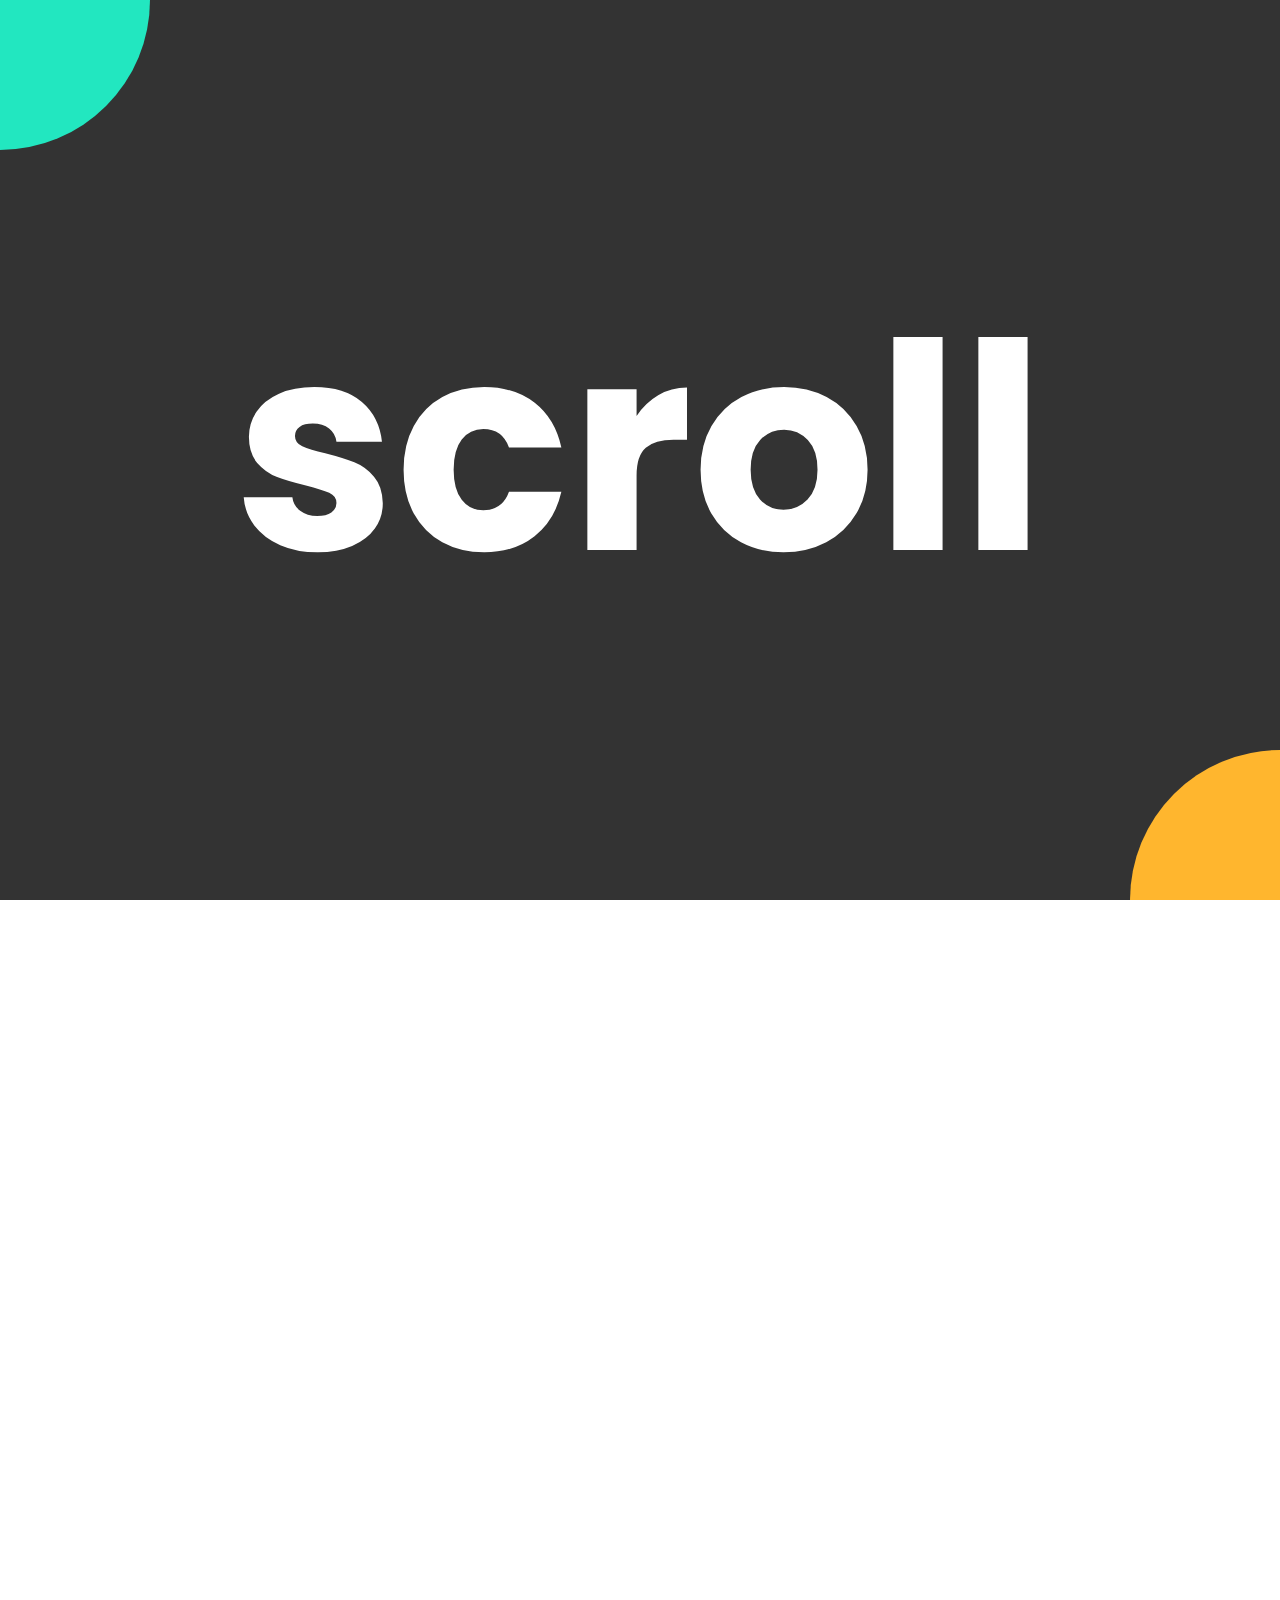
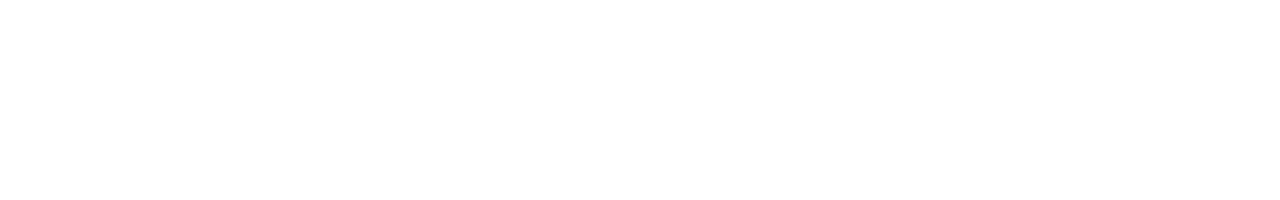
<file: clip path animation effect using javascript/index.html>
<!DOCTYPE html>
<html lang="en">

<head>
    <meta charset="UTF-8">
    <meta http-equiv="X-UA-Compatible" content="IE=edge">
    <meta name="viewport" content="width=device-width, initial-scale=1.0">
    <title>clip path scroll effect</title>
    <link rel="stylesheet" href="style.css">
</head>

<body>
    <section>
        <h2>scroll</h2>
        <div class="circle1"><h2>scroll</h2></div>
        <div class="circle2"><h2>scroll</h2></div>
    </section>
    
    <script src="script.js"></script>
</body>

</html>
</file>
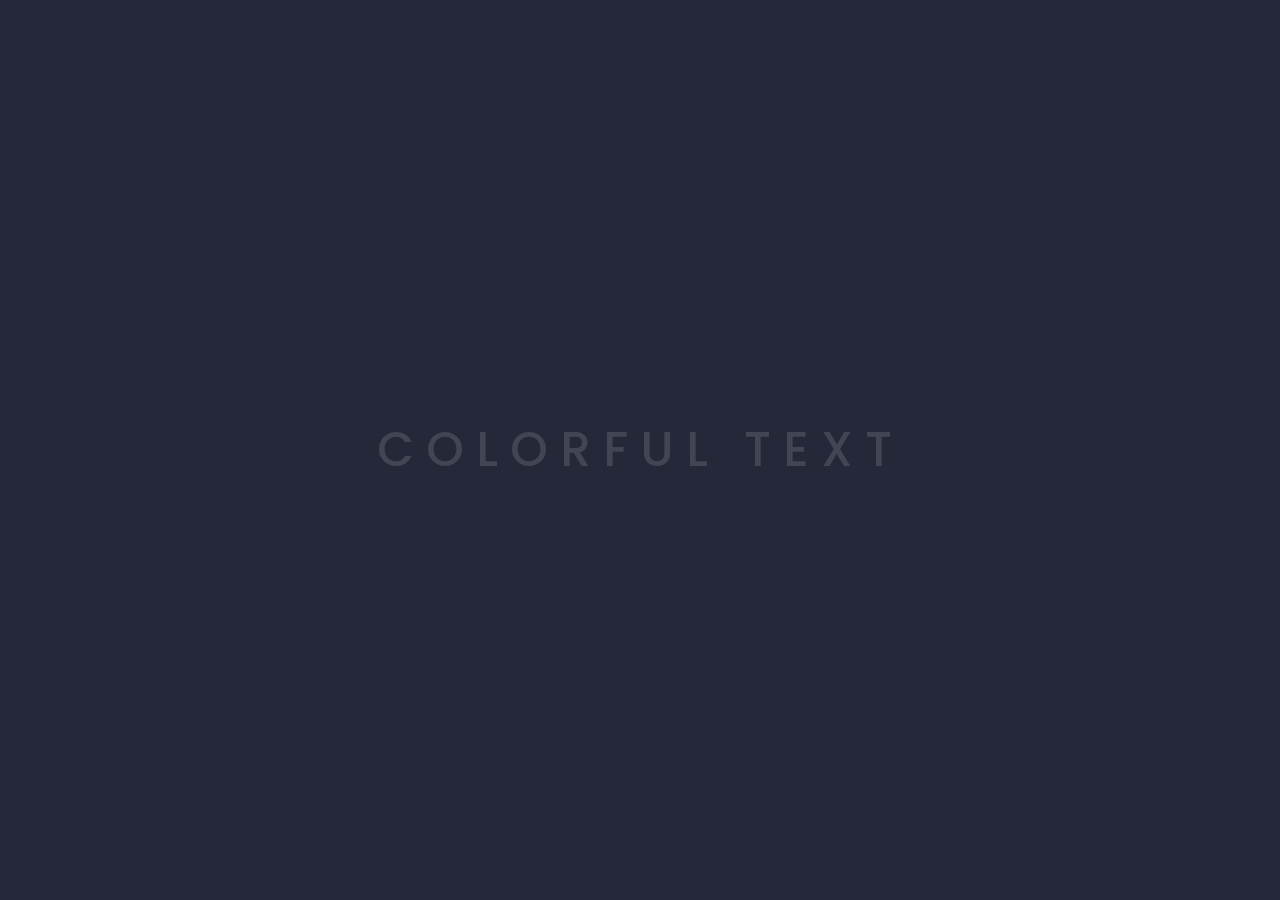
<file: colorful text animation hover effect/index.html>
<!DOCTYPE html>
<html lang="en">

<head>
    <meta charset="UTF-8">
    <meta http-equiv="X-UA-Compatible" content="IE=edge">
    <meta name="viewport" content="width=device-width, initial-scale=1.0">
    <title>colorful text animation hover effect</title>
    <link rel="stylesheet" href="style.css">
</head>

<body>
    
    <h2 class="text">colorful text</h2>
    

    <script src="script.js"></script>
</body>

</html>
</file>
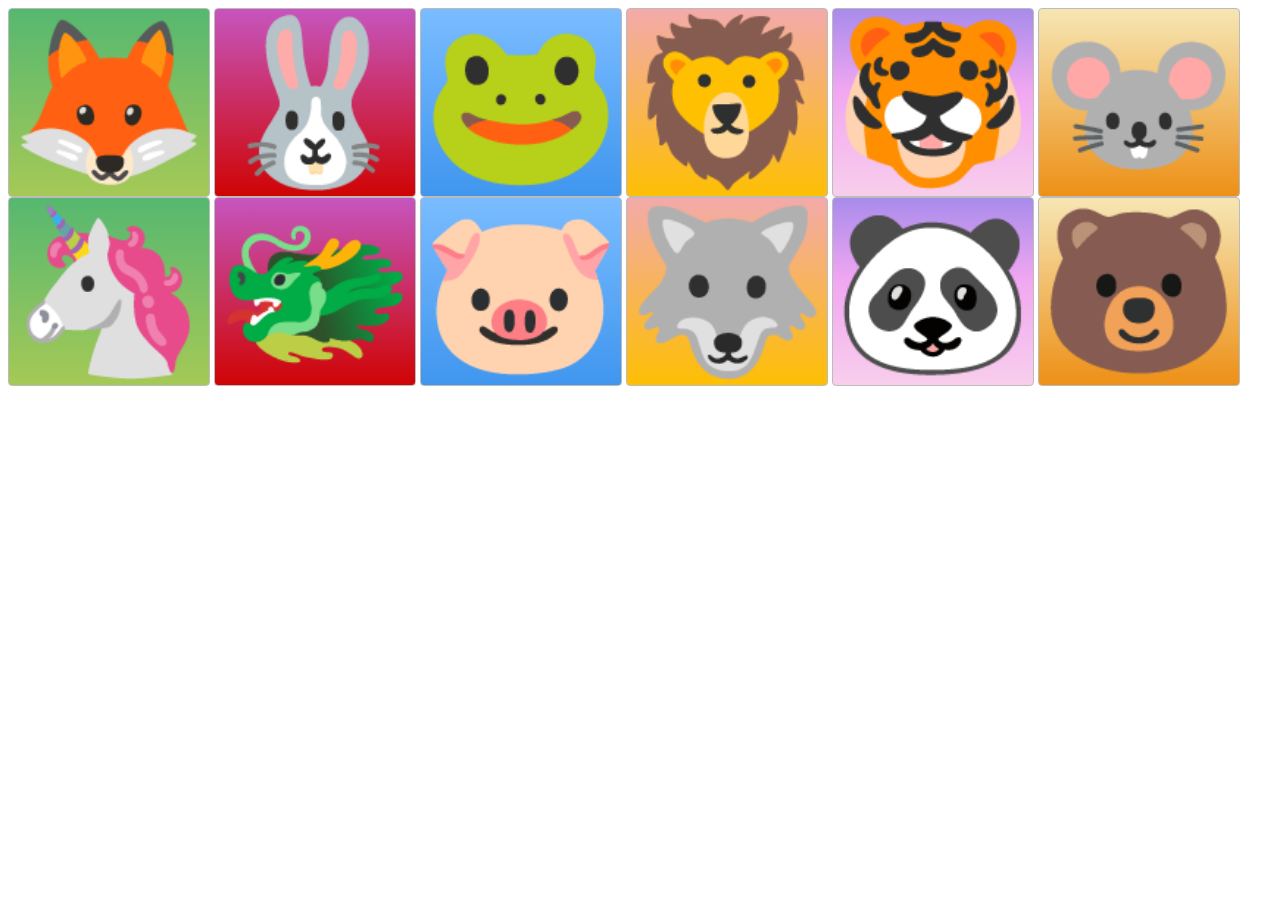
<file: CSS GRID/index.html>
<!DOCTYPE html>
<html>
<head>
  <!-- the below meta tag is default in most modern browsers. however if you have an
  older browser, the emojis may not show up properly. In which case you need this meta
  tag. Read more here: https://teamtreehouse.com/community/meta-charsetutf8-what-does-this-mean-or-what-does-it-do-i-deleted-it-from-the-code-and-nothing-changed -->
  <meta charset="utf-8" >  
  <title>Grid Master</title>
  <link rel="stylesheet" type="text/css" href="./style.css">
</head>
<body>
  <div class="zone green">🦊</div>
  <div class="zone red">🐰</div>
  <div class="zone blue">🐸</div>
  <div class="zone yellow">🦁</div>
  <div class="zone purple">🐯</div>
  <div class="zone brown">🐭</div>
  <div class="zone green">🦄</div>
  <div class="zone red">🐲</div>
  <div class="zone blue">🐷</div>
  <div class="zone yellow">🐺</div>
  <div class="zone purple">🐼</div>
  <div class="zone brown">🐻</div>
</body>
</html>
</file>
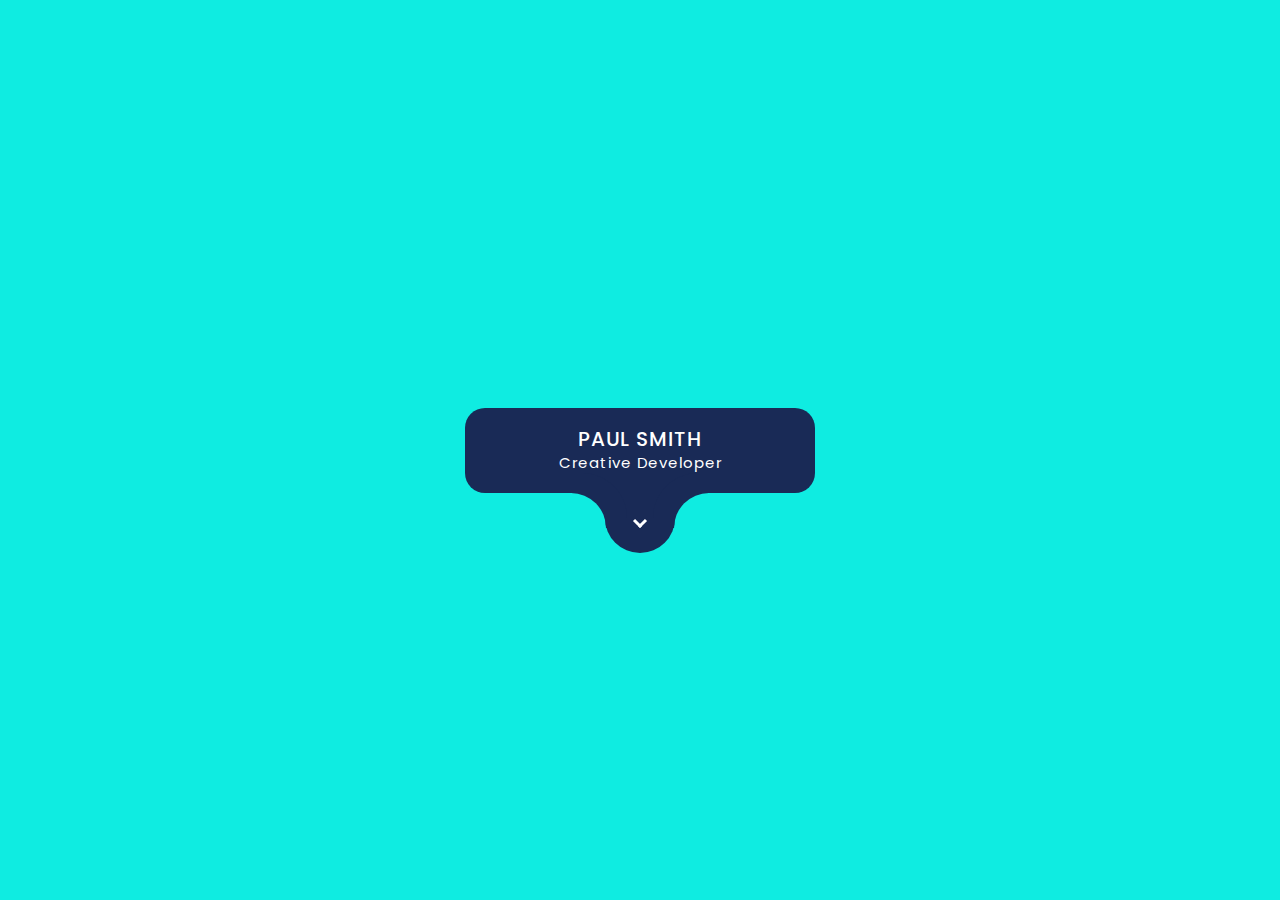
<file: expandable card design using javascript/index.html>
<!DOCTYPE html>
<html lang="en">

<head>
    <meta charset="UTF-8">
    <meta http-equiv="X-UA-Compatible" content="IE=edge">
    <meta name="viewport" content="width=device-width, initial-scale=1.0">
    <title>expandable card design</title>
    <link rel="stylesheet" href="style.css">
</head>

<body>
    <div class="card">
        <div class="content">
            <div class="contentBx">
                <h2>paul smith<br><span>creative developer</span></h2>
                <div class="imgBx">
                    <img src="img.jpg">
                </div>
                <button>hire me</button>
            </div>
        </div>
        <!-- add this first -->
        <div class="toggle">
            <span></span>
        </div>
    </div>
    
    <script src="script.js"></script>
</body>

</html>
</file>
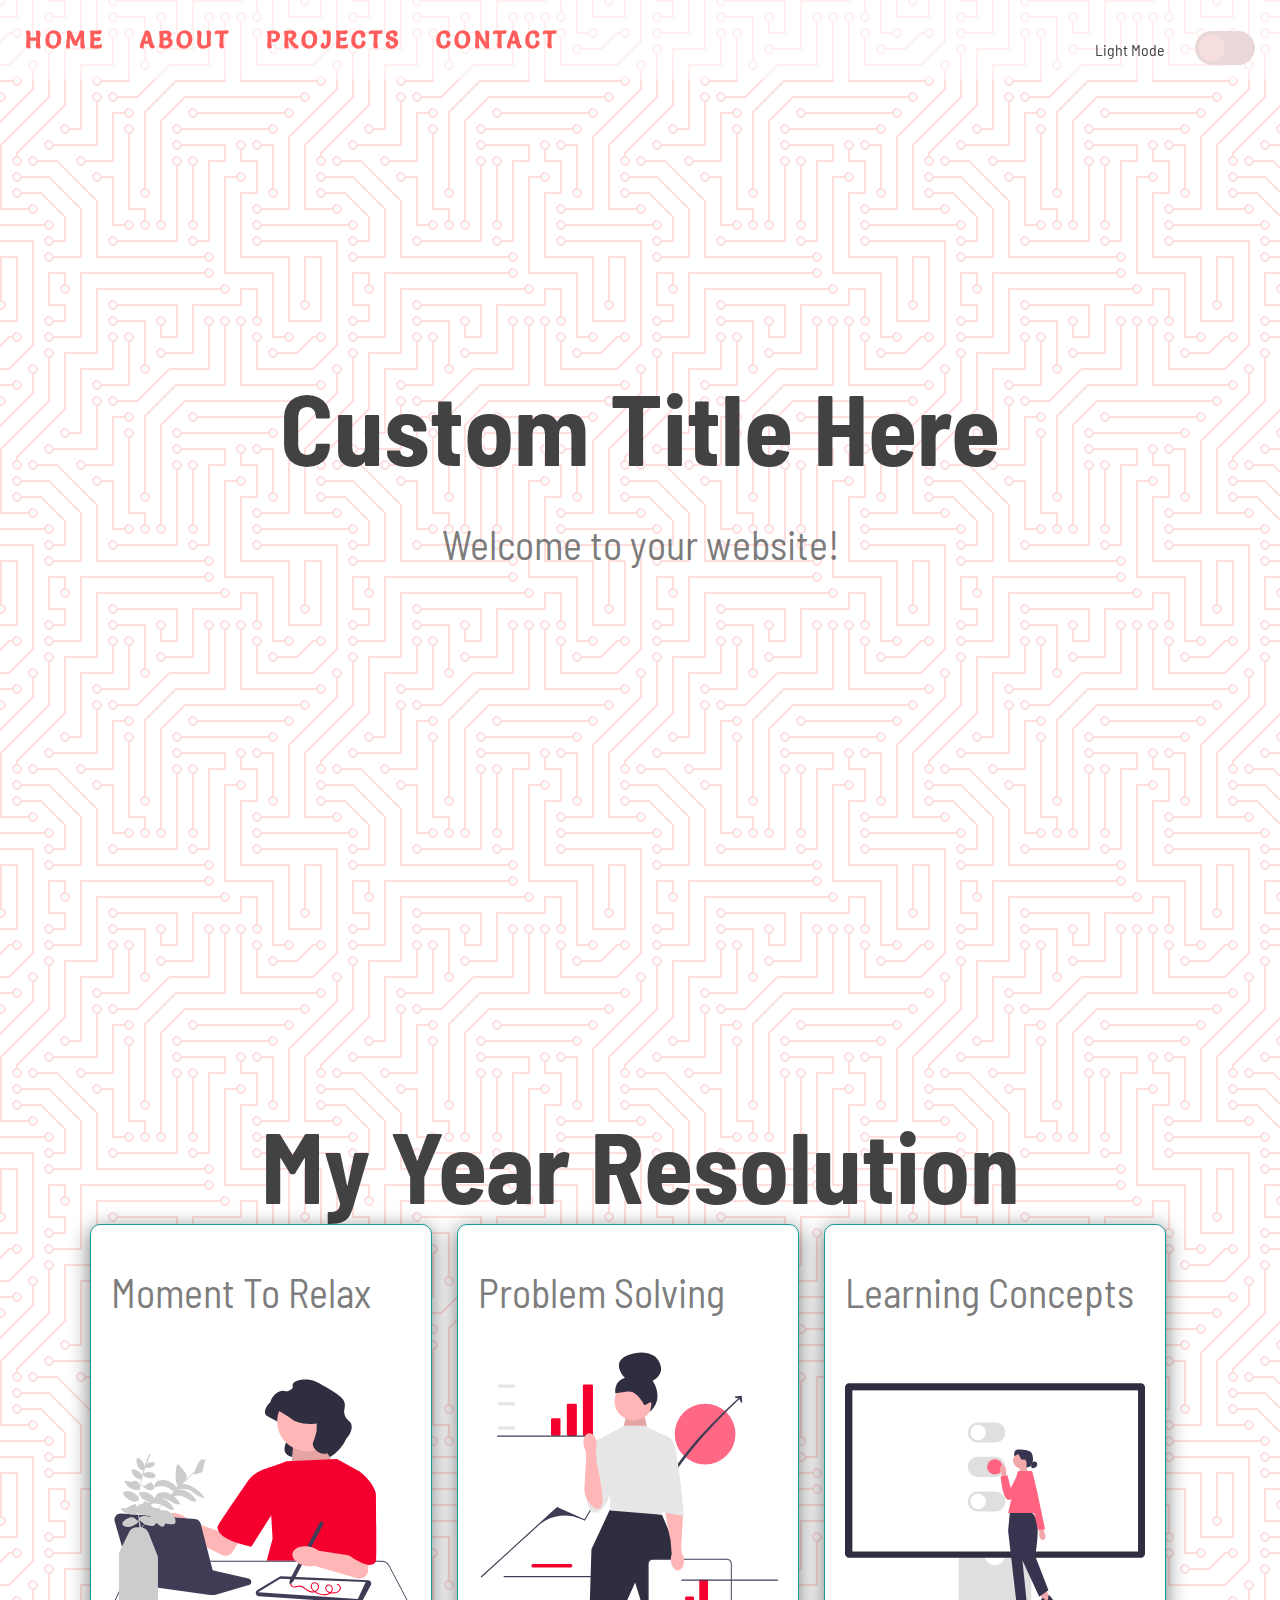
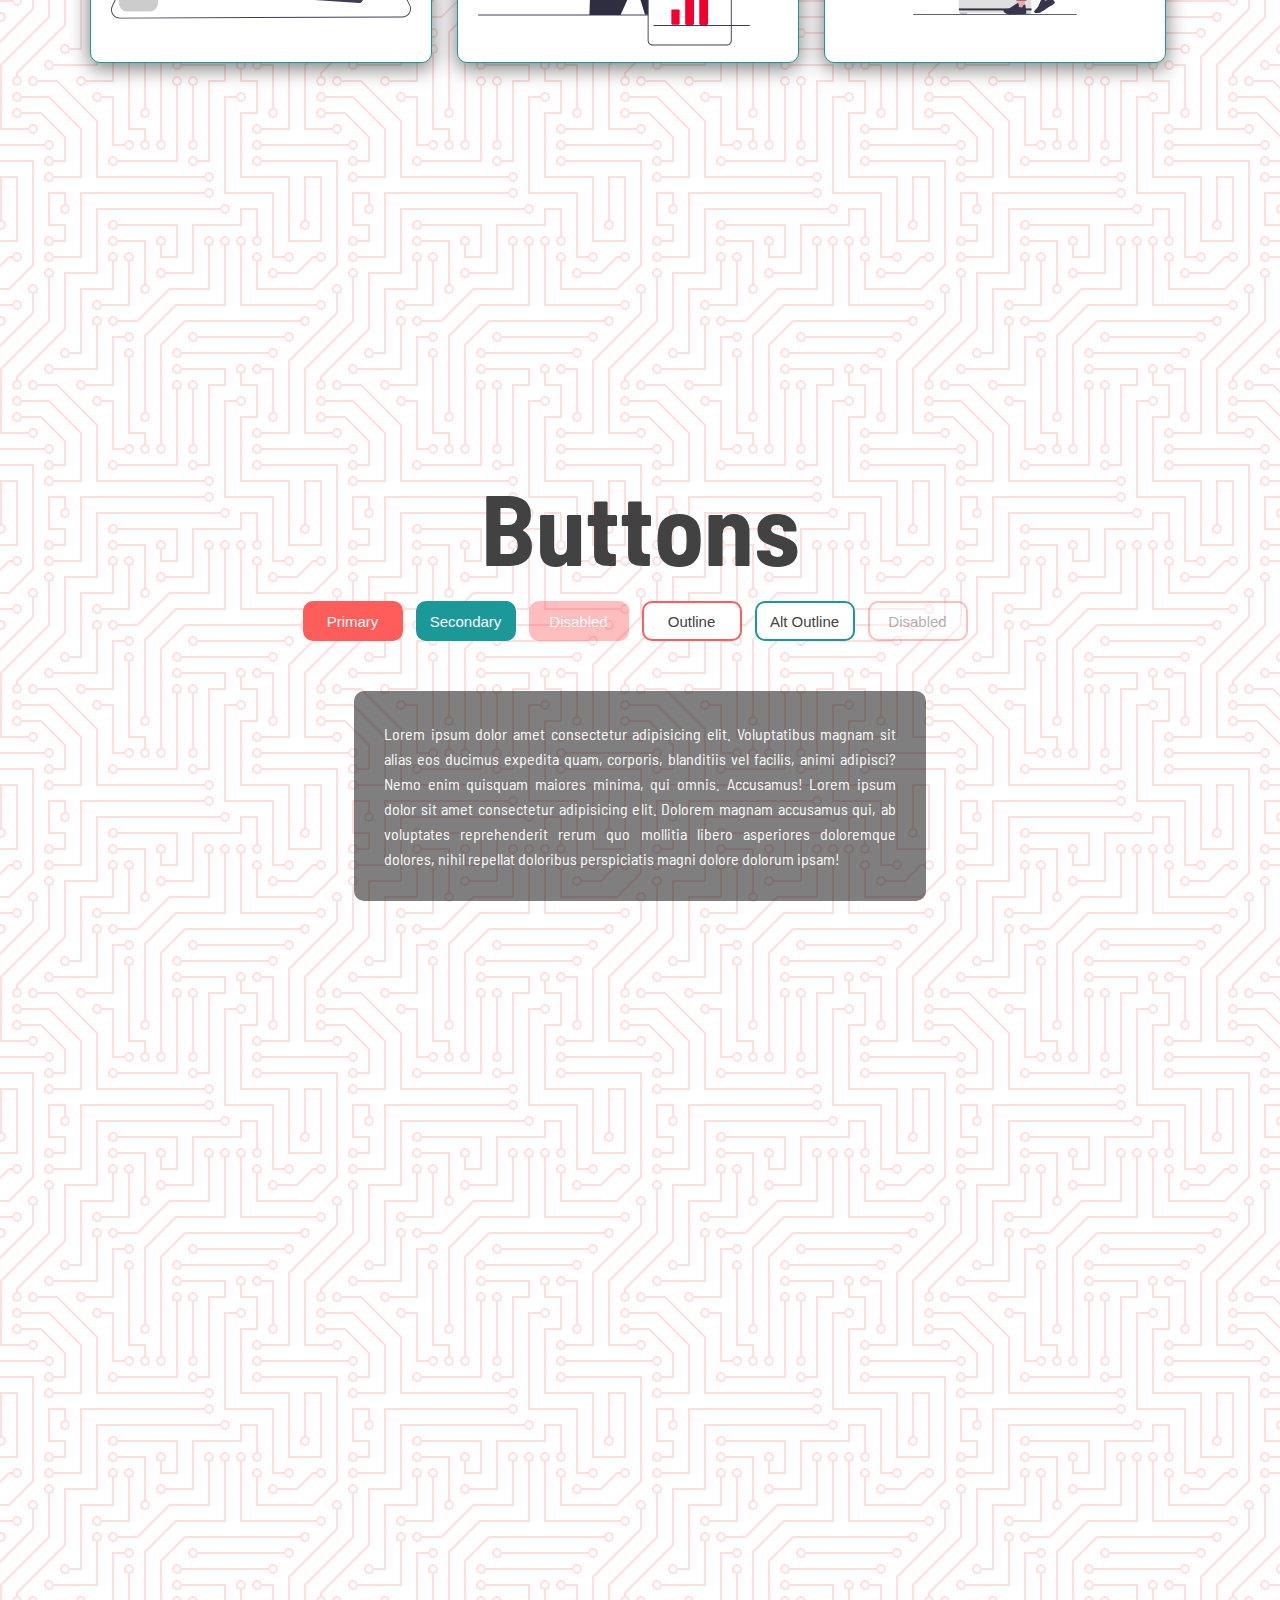
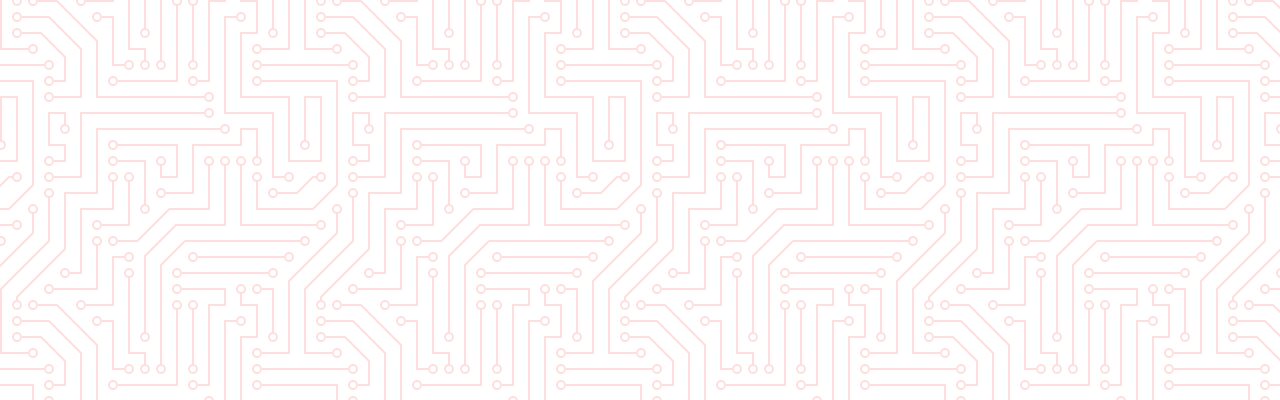
<file: light-dark-mode/index.html>
<!DOCTYPE html>
<html lang="en">
<head>
    <meta charset="UTF-8">
    <meta name="viewport" content="width=device-width, initial-scale=1.0">
    <title>Light/Dark Mode</title>
    <link rel="icon" type="image/png" href="icons8-favicon-16.png">
    <link rel="preconnect" href="https://fonts.googleapis.com">
    <link rel="preconnect" href="https://fonts.gstatic.com" crossorigin>
    <link href="https://fonts.googleapis.com/css2?family=Barlow+Semi+Condensed:wght@500&family=Kanit&family=Pacifico&family=Playfair+Display:ital,wght@1,500&family=Poppins:wght@400;500&family=Protest+Revolution&family=Salsa&display=swap" rel="stylesheet">
    <link rel="stylesheet" href="https://cdnjs.cloudflare.com/ajax/libs/font-awesome/6.5.1/css/all.min.css" integrity="sha512-DTOQO9RWCH3ppGqcWaEA1BIZOC6xxalwEsw9c2QQeAIftl+Vegovlnee1c9QX4TctnWMn13TZye+giMm8e2LwA==" crossorigin="anonymous" referrerpolicy="no-referrer" />
    <link rel="stylesheet" href="style.css">
</head>
<body>

    <div class="theme-switch-wrapper">
        <span id="toggle-icon">
            <span class="toggle-text">Light Mode</span>
            <i class="fas fa-sun"></i>
        </span>
        <label class="theme-switch">
            <input type="checkbox">
            <div class="slider round"></div>
        </label>
    </div>

    <nav id="nav">
        <a href="#home">HOME</a>
        <a href="#about">ABOUT</a>
        <a href="#projects">PROJECTS</a>
        <a href="#contact">CONTACT</a>
    </nav>
    
    <section id="home">
        <div class="title-group">
            <h1>Custom Title Here</h1>
            <h2>Welcome to your website!</h2>
        </div>
    </section>
    
    <section id="about">
        <h1>My Year Resolution</h1>
        <div class="about-container">
            <div class="image-container">
                <h2>Moment To Relax</h2>
                <img src="pictures/learning_light.svg" alt="Proud Coder" id="image1">
            </div>
            <div class="image-container">
                <h2>Problem Solving</h2>
                <img src="pictures/projection_light.svg" alt="Feeling Proud" id="image2">              
            </div>
            <div class="image-container">
                <h2>Learning Concepts </h2>
                <img src="pictures/undraw_light.svg" alt="Conceptual Idea" id="image3">
            </div>
        </div>
    </section>
    
    <section id="projects">
        <h1>Buttons</h1>
        <div class="buttons">
            <button class="primary">Primary</button>
            <button class="secondary">Secondary</button>
            <button class="primary" disabled>Disabled</button>
            <button class="outline">Outline</button>
            <button class="secondary outline">Alt Outline</button>
            <button class="outline" disabled>Disabled</button>
        </div>
        <div class="text-box" id="text-box">
            <p>Lorem ipsum dolor amet consectetur adipisicing elit. Voluptatibus magnam sit alias eos ducimus expedita quam, corporis, blanditiis vel facilis, animi adipisci? Nemo enim quisquam maiores minima, qui omnis. Accusamus! Lorem ipsum dolor sit amet consectetur adipisicing elit. Dolorem magnam accusamus qui, ab voluptates reprehenderit rerum quo mollitia libero asperiores doloremque dolores, nihil repellat doloribus perspiciatis magni dolore dolorum ipsam!</p>
        </div>
    </section>
    
    <section id="contact">
        <div class="social-icons">
            <a href="https://github.com/" target="_blank"><i class="fab fa-github"></i></a>
            <a href="https://codepen.io/pen/?editors=1010" target="_blank"><i class="fab fa-codepen"></i></a>
            <a href="https://www.linkedin.com/in/inna-sodri-303a97256/" target="_blank"><i class="fab fa-linkedin-in"></i></a>
            <a href="https://slack.com/" target="_blank"><i class="fab fa-slack"></i></a>
            <a href="https://discord.com/" target="_blank"><i class="fab fa-discord"></i></a>
        </div>
    </section>
    
    <script src="script.js"></script>
</body>
</html>
</file>
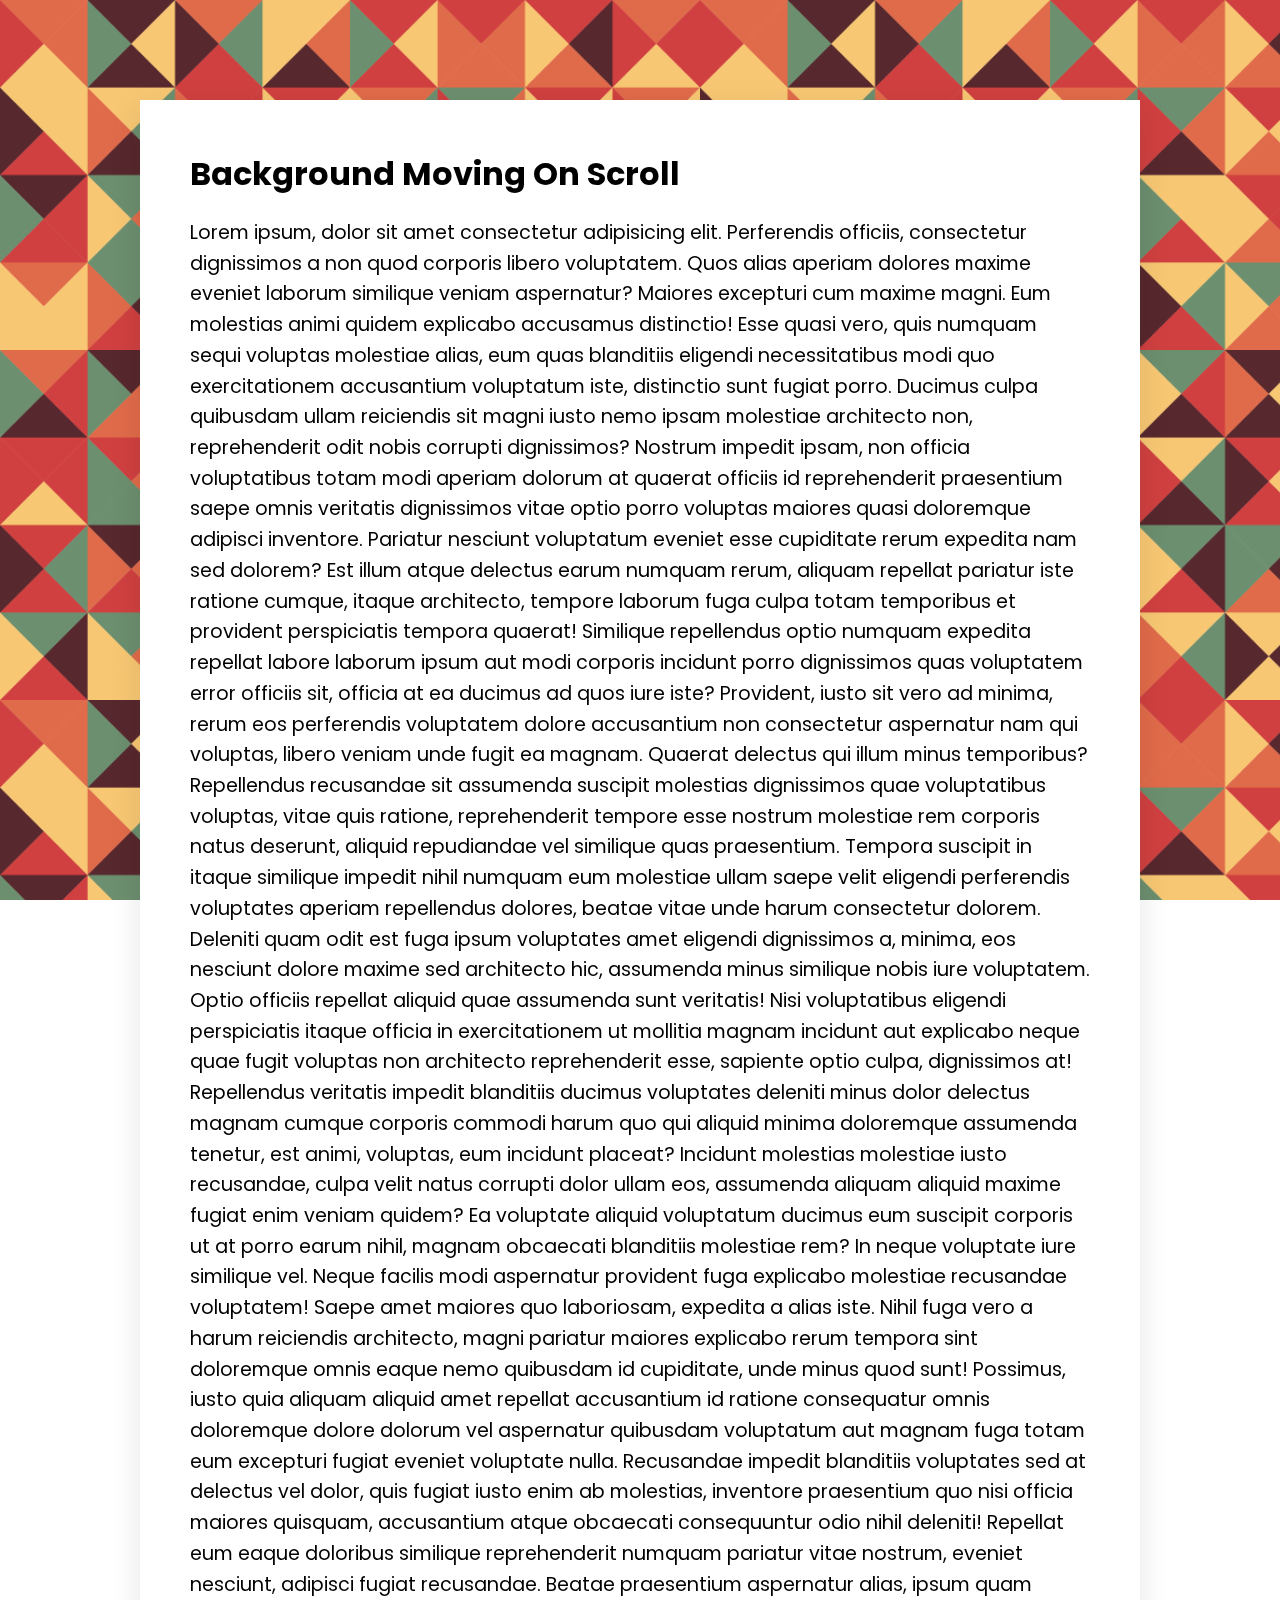
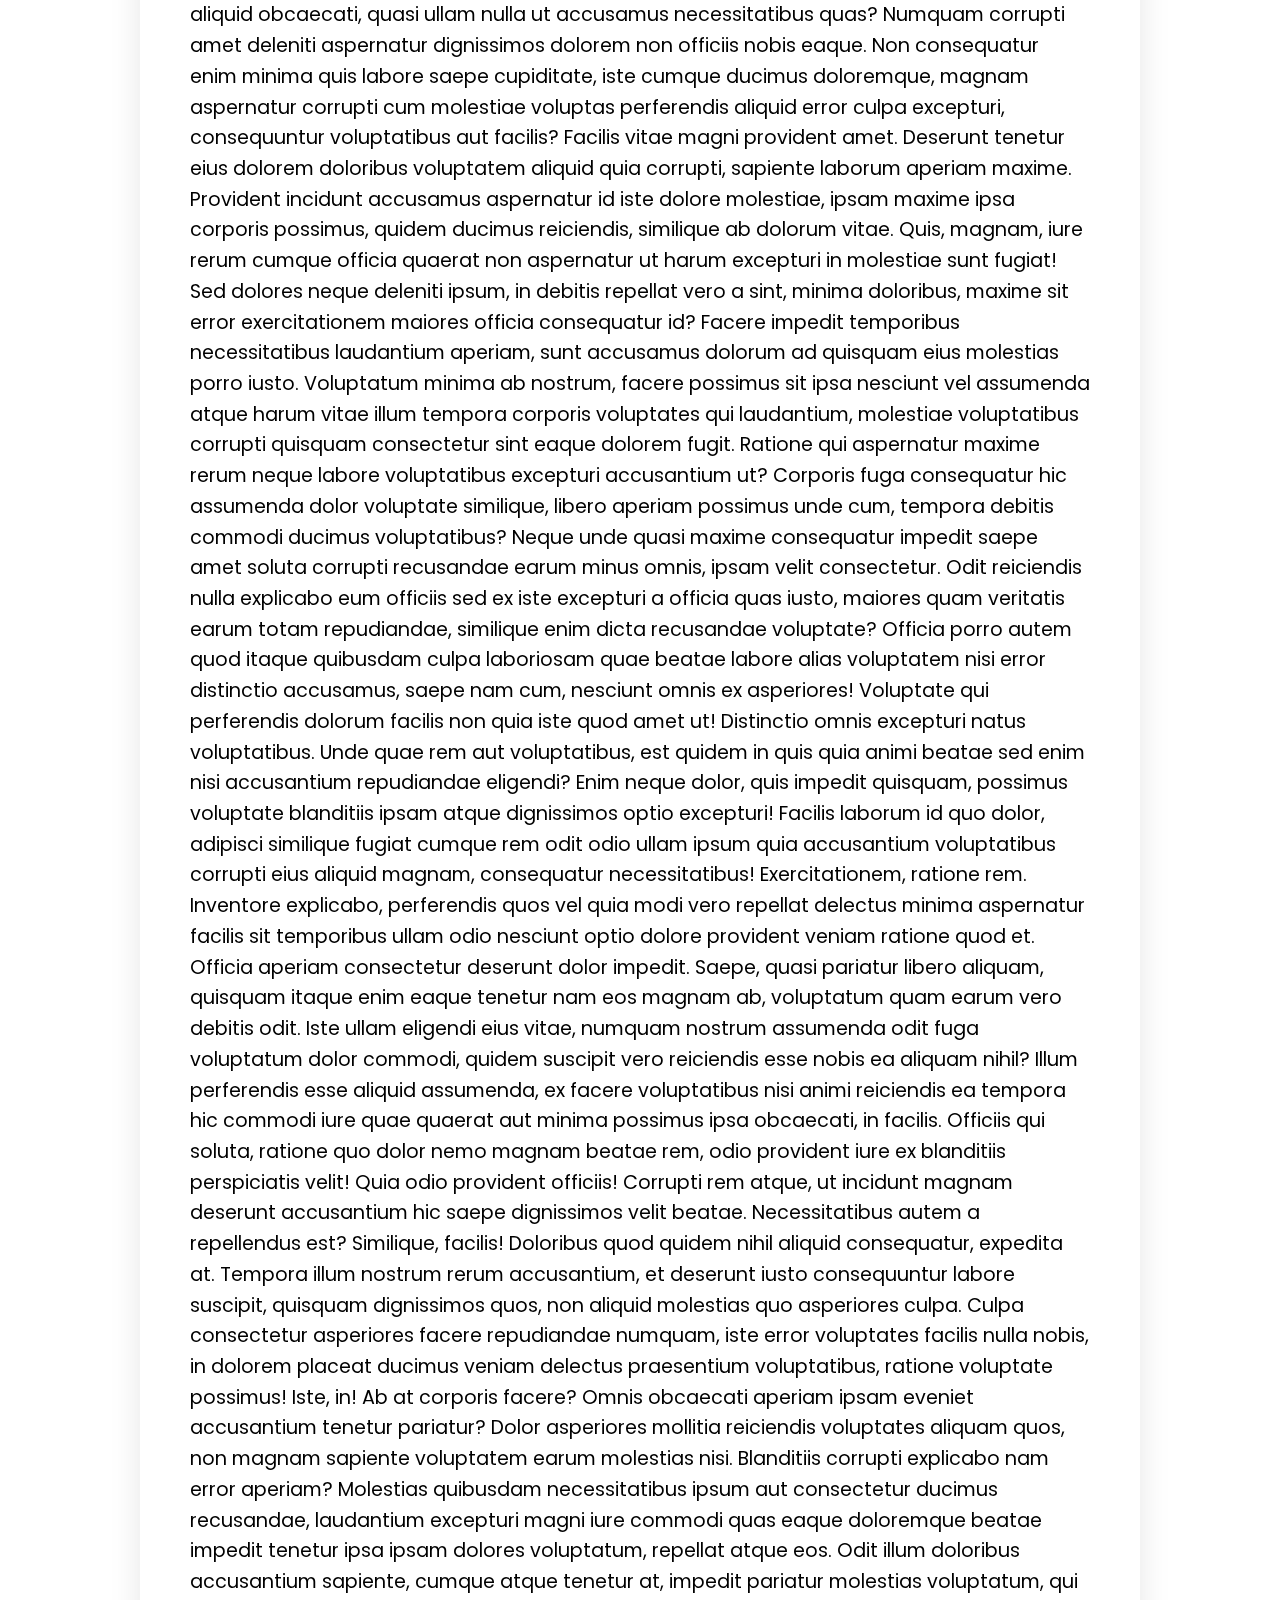
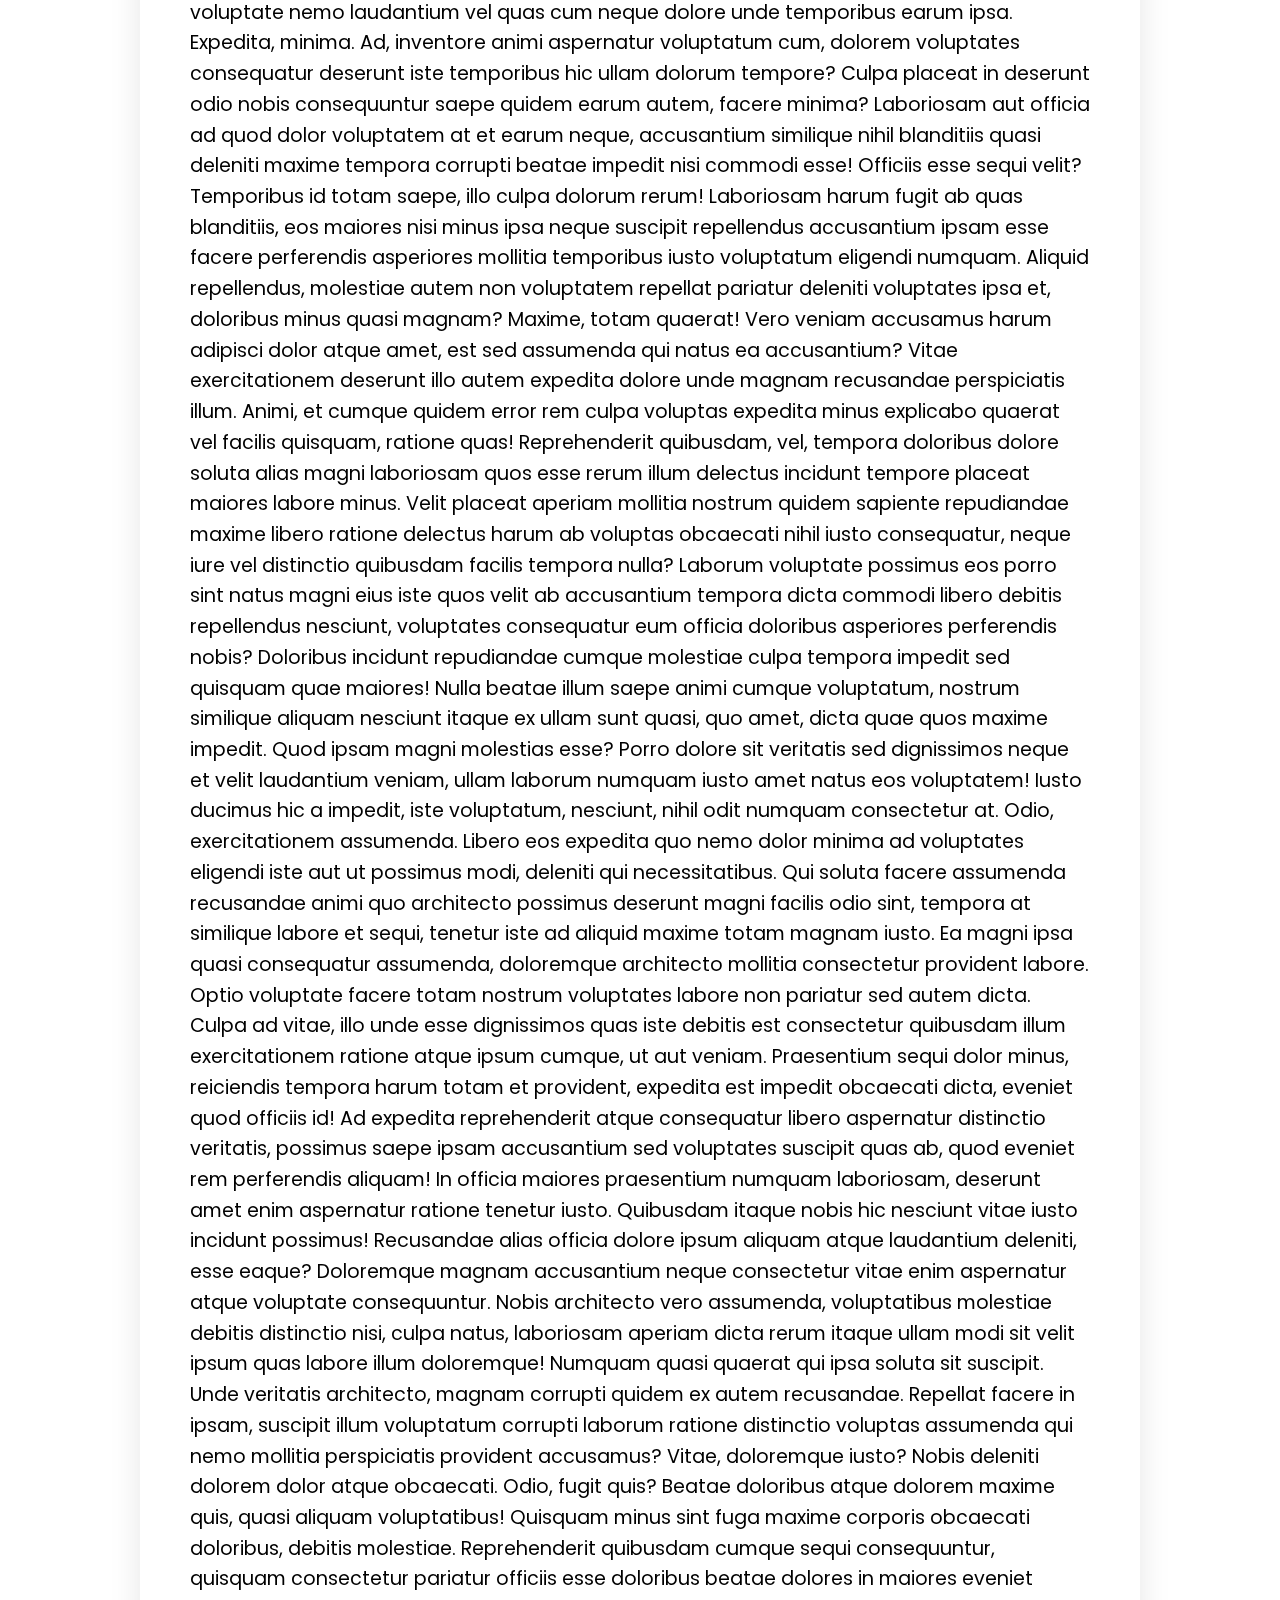
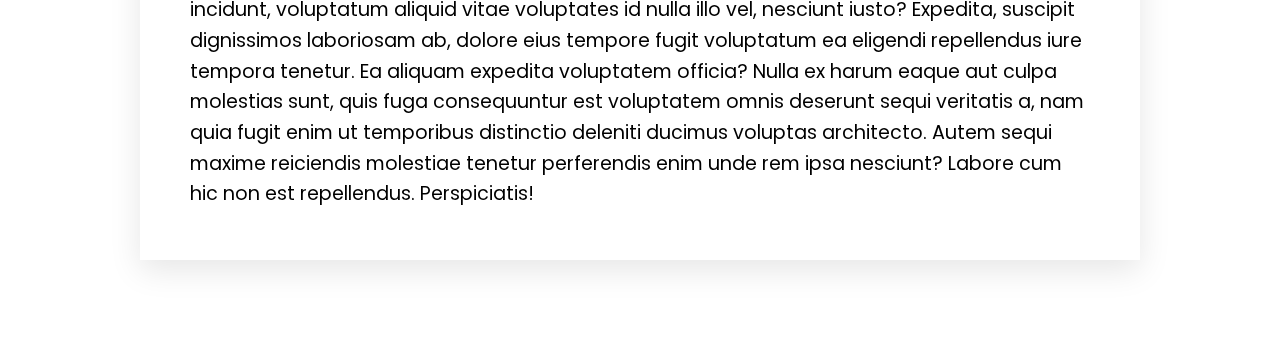
<file: moving a background image on scroll using javascript/index.html>
<!DOCTYPE html>
<html lang="en">

<head>
    <meta charset="UTF-8">
    <meta http-equiv="X-UA-Compatible" content="IE=edge">
    <meta name="viewport" content="width=device-width, initial-scale=1.0">
    <title>Background Move on Scrolling</title>
    <link rel="stylesheet" href="style.css">
</head>

<body>
    <div class="bg"></div>
    <div class="content">
        <h2>Background Moving On Scroll</h2>
        <p>Lorem ipsum, dolor sit amet consectetur adipisicing elit. Perferendis officiis, consectetur dignissimos a non quod corporis libero voluptatem. Quos alias aperiam dolores maxime eveniet laborum similique veniam aspernatur? Maiores excepturi cum maxime magni. Eum molestias animi quidem explicabo accusamus distinctio! Esse quasi vero, quis numquam sequi voluptas molestiae alias, eum quas blanditiis eligendi necessitatibus modi quo exercitationem accusantium voluptatum iste, distinctio sunt fugiat porro. Ducimus culpa quibusdam ullam reiciendis sit magni iusto nemo ipsam molestiae architecto non, reprehenderit odit nobis corrupti dignissimos? Nostrum impedit ipsam, non officia voluptatibus totam modi aperiam dolorum at quaerat officiis id reprehenderit praesentium saepe omnis veritatis dignissimos vitae optio porro voluptas maiores quasi doloremque adipisci inventore. Pariatur nesciunt voluptatum eveniet esse cupiditate rerum expedita nam sed dolorem? Est illum atque delectus earum numquam rerum, aliquam repellat pariatur iste ratione cumque, itaque architecto, tempore laborum fuga culpa totam temporibus et provident perspiciatis tempora quaerat! Similique repellendus optio numquam expedita repellat labore laborum ipsum aut modi corporis incidunt porro dignissimos quas voluptatem error officiis sit, officia at ea ducimus ad quos iure iste? Provident, iusto sit vero ad minima, rerum eos perferendis voluptatem dolore accusantium non consectetur aspernatur nam qui voluptas, libero veniam unde fugit ea magnam. Quaerat delectus qui illum minus temporibus? Repellendus recusandae sit assumenda suscipit molestias dignissimos quae voluptatibus voluptas, vitae quis ratione, reprehenderit tempore esse nostrum molestiae rem corporis natus deserunt, aliquid repudiandae vel similique quas praesentium. Tempora suscipit in itaque similique impedit nihil numquam eum molestiae ullam saepe velit eligendi perferendis voluptates aperiam repellendus dolores, beatae vitae unde harum consectetur dolorem. Deleniti quam odit est fuga ipsum voluptates amet eligendi dignissimos a, minima, eos nesciunt dolore maxime sed architecto hic, assumenda minus similique nobis iure voluptatem. Optio officiis repellat aliquid quae assumenda sunt veritatis! Nisi voluptatibus eligendi perspiciatis itaque officia in exercitationem ut mollitia magnam incidunt aut explicabo neque quae fugit voluptas non architecto reprehenderit esse, sapiente optio culpa, dignissimos at! Repellendus veritatis impedit blanditiis ducimus voluptates deleniti minus dolor delectus magnam cumque corporis commodi harum quo qui aliquid minima doloremque assumenda tenetur, est animi, voluptas, eum incidunt placeat? Incidunt molestias molestiae iusto recusandae, culpa velit natus corrupti dolor ullam eos, assumenda aliquam aliquid maxime fugiat enim veniam quidem? Ea voluptate aliquid voluptatum ducimus eum suscipit corporis ut at porro earum nihil, magnam obcaecati blanditiis molestiae rem? In neque voluptate iure similique vel. Neque facilis modi aspernatur provident fuga explicabo molestiae recusandae voluptatem! Saepe amet maiores quo laboriosam, expedita a alias iste. Nihil fuga vero a harum reiciendis architecto, magni pariatur maiores explicabo rerum tempora sint doloremque omnis eaque nemo quibusdam id cupiditate, unde minus quod sunt! Possimus, iusto quia aliquam aliquid amet repellat accusantium id ratione consequatur omnis doloremque dolore dolorum vel aspernatur quibusdam voluptatum aut magnam fuga totam eum excepturi fugiat eveniet voluptate nulla. Recusandae impedit blanditiis voluptates sed at delectus vel dolor, quis fugiat iusto enim ab molestias, inventore praesentium quo nisi officia maiores quisquam, accusantium atque obcaecati consequuntur odio nihil deleniti! Repellat eum eaque doloribus similique reprehenderit numquam pariatur vitae nostrum, eveniet nesciunt, adipisci fugiat recusandae. Beatae praesentium aspernatur alias, ipsum quam aliquid obcaecati, quasi ullam nulla ut accusamus necessitatibus quas? Numquam corrupti amet deleniti aspernatur dignissimos dolorem non officiis nobis eaque. Non consequatur enim minima quis labore saepe cupiditate, iste cumque ducimus doloremque, magnam aspernatur corrupti cum molestiae voluptas perferendis aliquid error culpa excepturi, consequuntur voluptatibus aut facilis? Facilis vitae magni provident amet. Deserunt tenetur eius dolorem doloribus voluptatem aliquid quia corrupti, sapiente laborum aperiam maxime. Provident incidunt accusamus aspernatur id iste dolore molestiae, ipsam maxime ipsa corporis possimus, quidem ducimus reiciendis, similique ab dolorum vitae. Quis, magnam, iure rerum cumque officia quaerat non aspernatur ut harum excepturi in molestiae sunt fugiat! Sed dolores neque deleniti ipsum, in debitis repellat vero a sint, minima doloribus, maxime sit error exercitationem maiores officia consequatur id? Facere impedit temporibus necessitatibus laudantium aperiam, sunt accusamus dolorum ad quisquam eius molestias porro iusto. Voluptatum minima ab nostrum, facere possimus sit ipsa nesciunt vel assumenda atque harum vitae illum tempora corporis voluptates qui laudantium, molestiae voluptatibus corrupti quisquam consectetur sint eaque dolorem fugit. Ratione qui aspernatur maxime rerum neque labore voluptatibus excepturi accusantium ut? Corporis fuga consequatur hic assumenda dolor voluptate similique, libero aperiam possimus unde cum, tempora debitis commodi ducimus voluptatibus? Neque unde quasi maxime consequatur impedit saepe amet soluta corrupti recusandae earum minus omnis, ipsam velit consectetur. Odit reiciendis nulla explicabo eum officiis sed ex iste excepturi a officia quas iusto, maiores quam veritatis earum totam repudiandae, similique enim dicta recusandae voluptate? Officia porro autem quod itaque quibusdam culpa laboriosam quae beatae labore alias voluptatem nisi error distinctio accusamus, saepe nam cum, nesciunt omnis ex asperiores! Voluptate qui perferendis dolorum facilis non quia iste quod amet ut! Distinctio omnis excepturi natus voluptatibus. Unde quae rem aut voluptatibus, est quidem in quis quia animi beatae sed enim nisi accusantium repudiandae eligendi? Enim neque dolor, quis impedit quisquam, possimus voluptate blanditiis ipsam atque dignissimos optio excepturi! Facilis laborum id quo dolor, adipisci similique fugiat cumque rem odit odio ullam ipsum quia accusantium voluptatibus corrupti eius aliquid magnam, consequatur necessitatibus! Exercitationem, ratione rem. Inventore explicabo, perferendis quos vel quia modi vero repellat delectus minima aspernatur facilis sit temporibus ullam odio nesciunt optio dolore provident veniam ratione quod et. Officia aperiam consectetur deserunt dolor impedit. Saepe, quasi pariatur libero aliquam, quisquam itaque enim eaque tenetur nam eos magnam ab, voluptatum quam earum vero debitis odit. Iste ullam eligendi eius vitae, numquam nostrum assumenda odit fuga voluptatum dolor commodi, quidem suscipit vero reiciendis esse nobis ea aliquam nihil? Illum perferendis esse aliquid assumenda, ex facere voluptatibus nisi animi reiciendis ea tempora hic commodi iure quae quaerat aut minima possimus ipsa obcaecati, in facilis. Officiis qui soluta, ratione quo dolor nemo magnam beatae rem, odio provident iure ex blanditiis perspiciatis velit! Quia odio provident officiis! Corrupti rem atque, ut incidunt magnam deserunt accusantium hic saepe dignissimos velit beatae. Necessitatibus autem a repellendus est? Similique, facilis! Doloribus quod quidem nihil aliquid consequatur, expedita at. Tempora illum nostrum rerum accusantium, et deserunt iusto consequuntur labore suscipit, quisquam dignissimos quos, non aliquid molestias quo asperiores culpa. Culpa consectetur asperiores facere repudiandae numquam, iste error voluptates facilis nulla nobis, in dolorem placeat ducimus veniam delectus praesentium voluptatibus, ratione voluptate possimus! Iste, in! Ab at corporis facere? Omnis obcaecati aperiam ipsam eveniet accusantium tenetur pariatur? Dolor asperiores mollitia reiciendis voluptates aliquam quos, non magnam sapiente voluptatem earum molestias nisi. Blanditiis corrupti explicabo nam error aperiam? Molestias quibusdam necessitatibus ipsum aut consectetur ducimus recusandae, laudantium excepturi magni iure commodi quas eaque doloremque beatae impedit tenetur ipsa ipsam dolores voluptatum, repellat atque eos. Odit illum doloribus accusantium sapiente, cumque atque tenetur at, impedit pariatur molestias voluptatum, qui voluptate nemo laudantium vel quas cum neque dolore unde temporibus earum ipsa. Expedita, minima. Ad, inventore animi aspernatur voluptatum cum, dolorem voluptates consequatur deserunt iste temporibus hic ullam dolorum tempore? Culpa placeat in deserunt odio nobis consequuntur saepe quidem earum autem, facere minima? Laboriosam aut officia ad quod dolor voluptatem at et earum neque, accusantium similique nihil blanditiis quasi deleniti maxime tempora corrupti beatae impedit nisi commodi esse! Officiis esse sequi velit? Temporibus id totam saepe, illo culpa dolorum rerum! Laboriosam harum fugit ab quas blanditiis, eos maiores nisi minus ipsa neque suscipit repellendus accusantium ipsam esse facere perferendis asperiores mollitia temporibus iusto voluptatum eligendi numquam. Aliquid repellendus, molestiae autem non voluptatem repellat pariatur deleniti voluptates ipsa et, doloribus minus quasi magnam? Maxime, totam quaerat! Vero veniam accusamus harum adipisci dolor atque amet, est sed assumenda qui natus ea accusantium? Vitae exercitationem deserunt illo autem expedita dolore unde magnam recusandae perspiciatis illum. Animi, et cumque quidem error rem culpa voluptas expedita minus explicabo quaerat vel facilis quisquam, ratione quas! Reprehenderit quibusdam, vel, tempora doloribus dolore soluta alias magni laboriosam quos esse rerum illum delectus incidunt tempore placeat maiores labore minus. Velit placeat aperiam mollitia nostrum quidem sapiente repudiandae maxime libero ratione delectus harum ab voluptas obcaecati nihil iusto consequatur, neque iure vel distinctio quibusdam facilis tempora nulla? Laborum voluptate possimus eos porro sint natus magni eius iste quos velit ab accusantium tempora dicta commodi libero debitis repellendus nesciunt, voluptates consequatur eum officia doloribus asperiores perferendis nobis? Doloribus incidunt repudiandae cumque molestiae culpa tempora impedit sed quisquam quae maiores! Nulla beatae illum saepe animi cumque voluptatum, nostrum similique aliquam nesciunt itaque ex ullam sunt quasi, quo amet, dicta quae quos maxime impedit. Quod ipsam magni molestias esse? Porro dolore sit veritatis sed dignissimos neque et velit laudantium veniam, ullam laborum numquam iusto amet natus eos voluptatem! Iusto ducimus hic a impedit, iste voluptatum, nesciunt, nihil odit numquam consectetur at. Odio, exercitationem assumenda. Libero eos expedita quo nemo dolor minima ad voluptates eligendi iste aut ut possimus modi, deleniti qui necessitatibus. Qui soluta facere assumenda recusandae animi quo architecto possimus deserunt magni facilis odio sint, tempora at similique labore et sequi, tenetur iste ad aliquid maxime totam magnam iusto. Ea magni ipsa quasi consequatur assumenda, doloremque architecto mollitia consectetur provident labore. Optio voluptate facere totam nostrum voluptates labore non pariatur sed autem dicta. Culpa ad vitae, illo unde esse dignissimos quas iste debitis est consectetur quibusdam illum exercitationem ratione atque ipsum cumque, ut aut veniam. Praesentium sequi dolor minus, reiciendis tempora harum totam et provident, expedita est impedit obcaecati dicta, eveniet quod officiis id! Ad expedita reprehenderit atque consequatur libero aspernatur distinctio veritatis, possimus saepe ipsam accusantium sed voluptates suscipit quas ab, quod eveniet rem perferendis aliquam! In officia maiores praesentium numquam laboriosam, deserunt amet enim aspernatur ratione tenetur iusto. Quibusdam itaque nobis hic nesciunt vitae iusto incidunt possimus! Recusandae alias officia dolore ipsum aliquam atque laudantium deleniti, esse eaque? Doloremque magnam accusantium neque consectetur vitae enim aspernatur atque voluptate consequuntur. Nobis architecto vero assumenda, voluptatibus molestiae debitis distinctio nisi, culpa natus, laboriosam aperiam dicta rerum itaque ullam modi sit velit ipsum quas labore illum doloremque! Numquam quasi quaerat qui ipsa soluta sit suscipit. Unde veritatis architecto, magnam corrupti quidem ex autem recusandae. Repellat facere in ipsam, suscipit illum voluptatum corrupti laborum ratione distinctio voluptas assumenda qui nemo mollitia perspiciatis provident accusamus? Vitae, doloremque iusto? Nobis deleniti dolorem dolor atque obcaecati. Odio, fugit quis? Beatae doloribus atque dolorem maxime quis, quasi aliquam voluptatibus! Quisquam minus sint fuga maxime corporis obcaecati doloribus, debitis molestiae. Reprehenderit quibusdam cumque sequi consequuntur, quisquam consectetur pariatur officiis esse doloribus beatae dolores in maiores eveniet incidunt, voluptatum aliquid vitae voluptates id nulla illo vel, nesciunt iusto? Expedita, suscipit dignissimos laboriosam ab, dolore eius tempore fugit voluptatum ea eligendi repellendus iure tempora tenetur. Ea aliquam expedita voluptatem officia? Nulla ex harum eaque aut culpa molestias sunt, quis fuga consequuntur est voluptatem omnis deserunt sequi veritatis a, nam quia fugit enim ut temporibus distinctio deleniti ducimus voluptas architecto. Autem sequi maxime reiciendis molestiae tenetur perferendis enim unde rem ipsa nesciunt? Labore cum hic non est repellendus. Perspiciatis!</p>
    </div>
    
    <script src="script.js"></script>
</body>

</html>
</file>
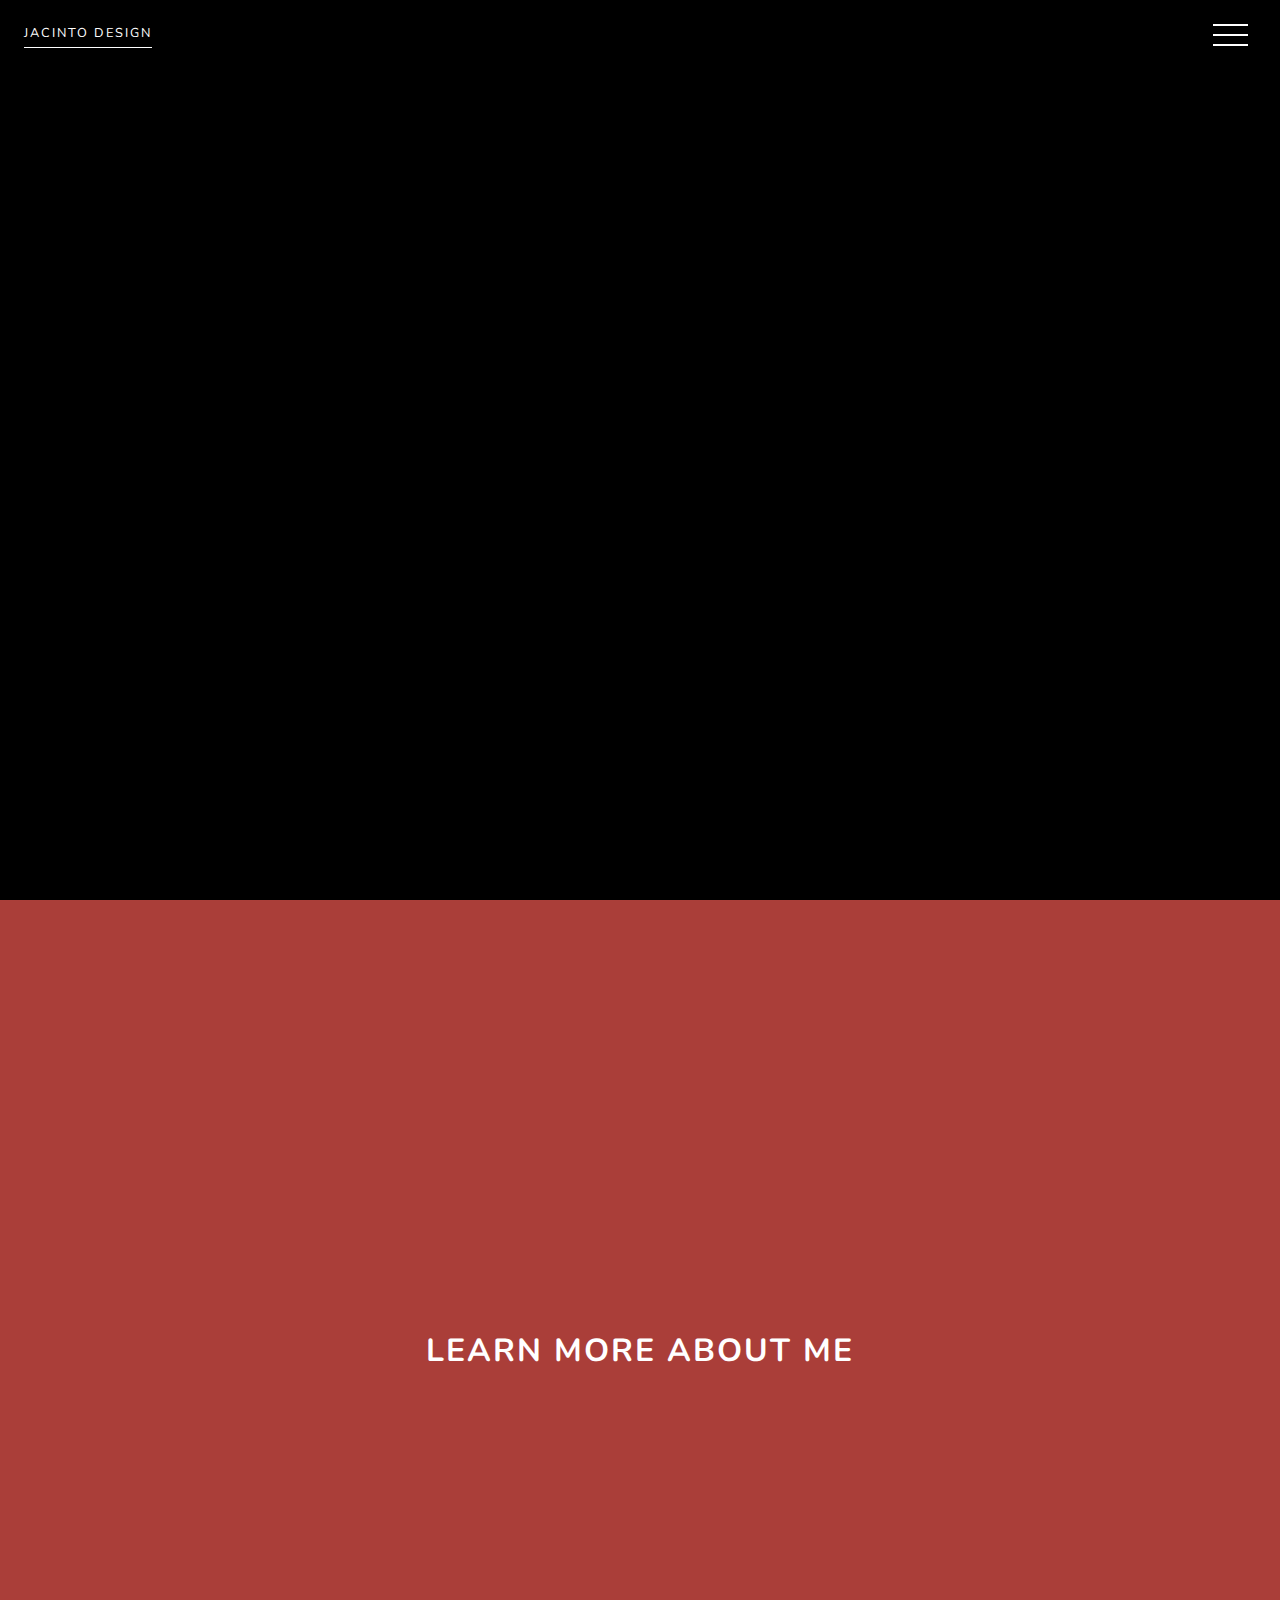
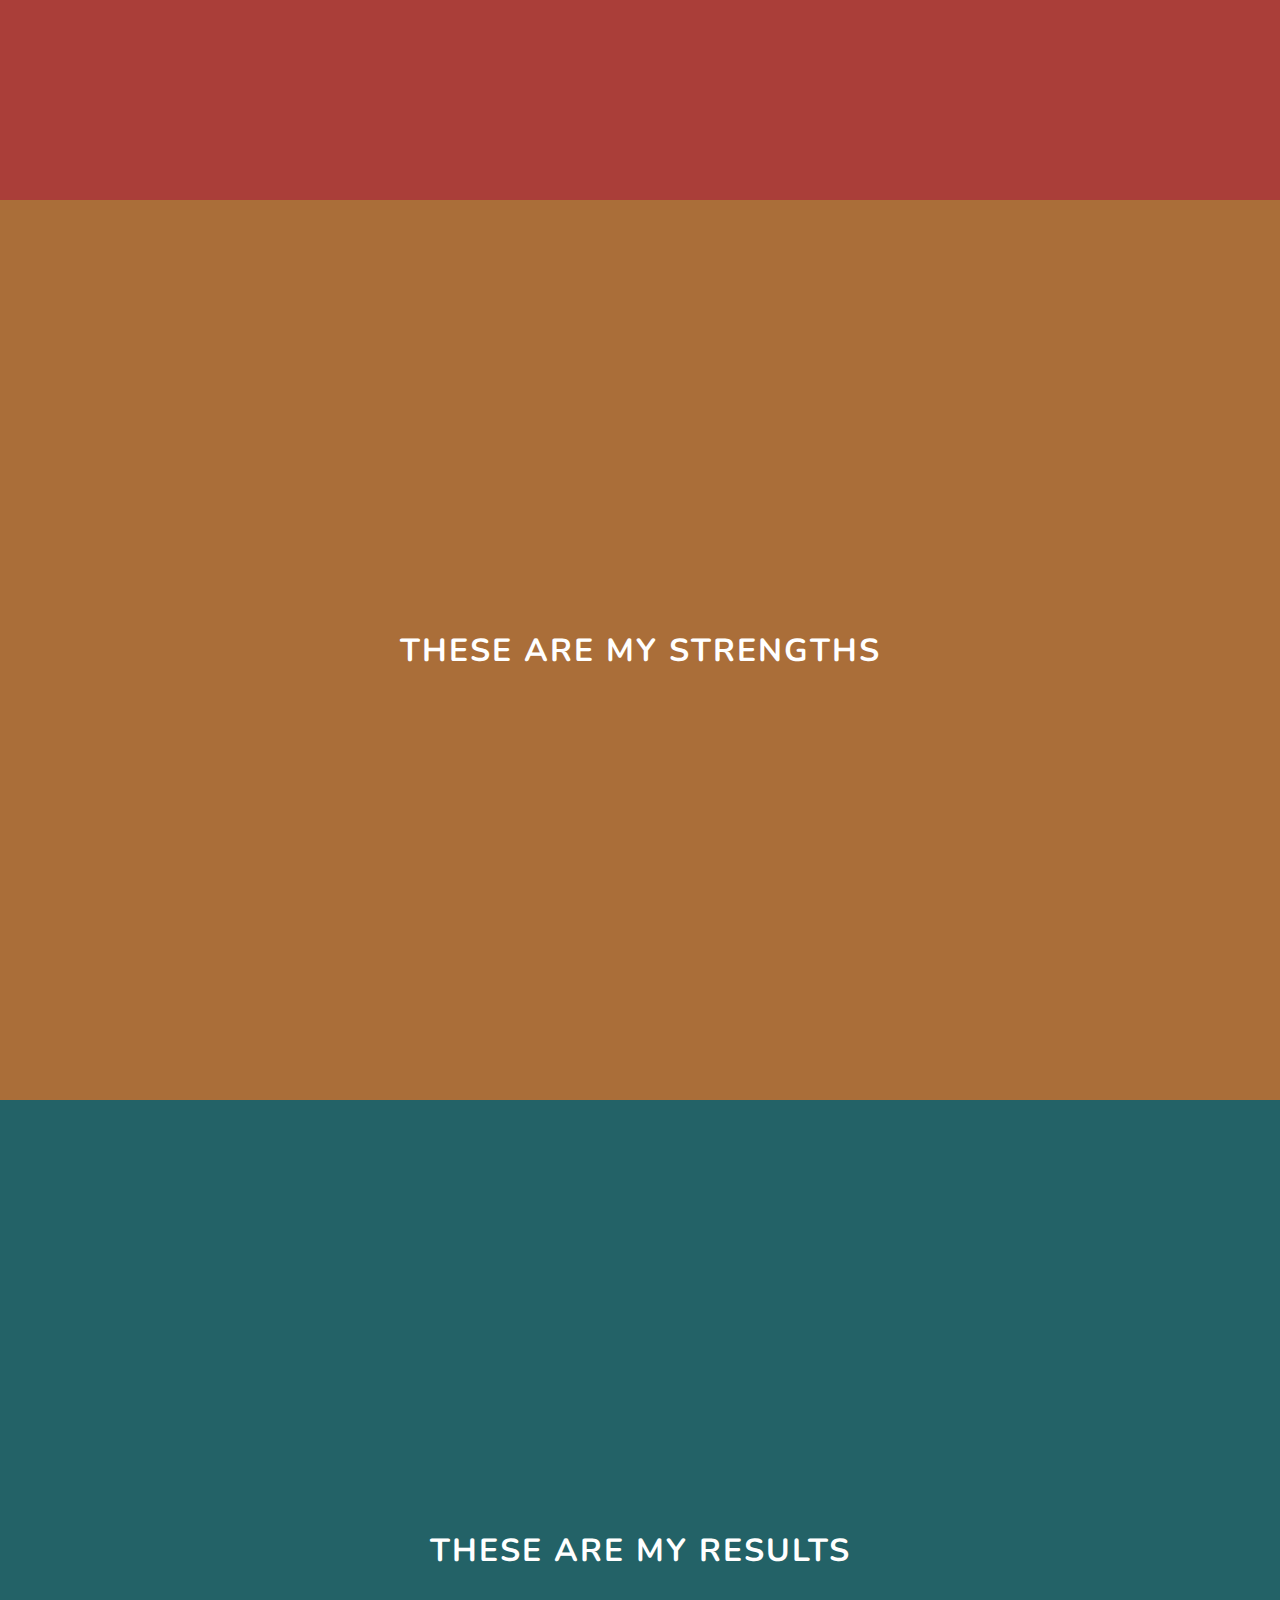
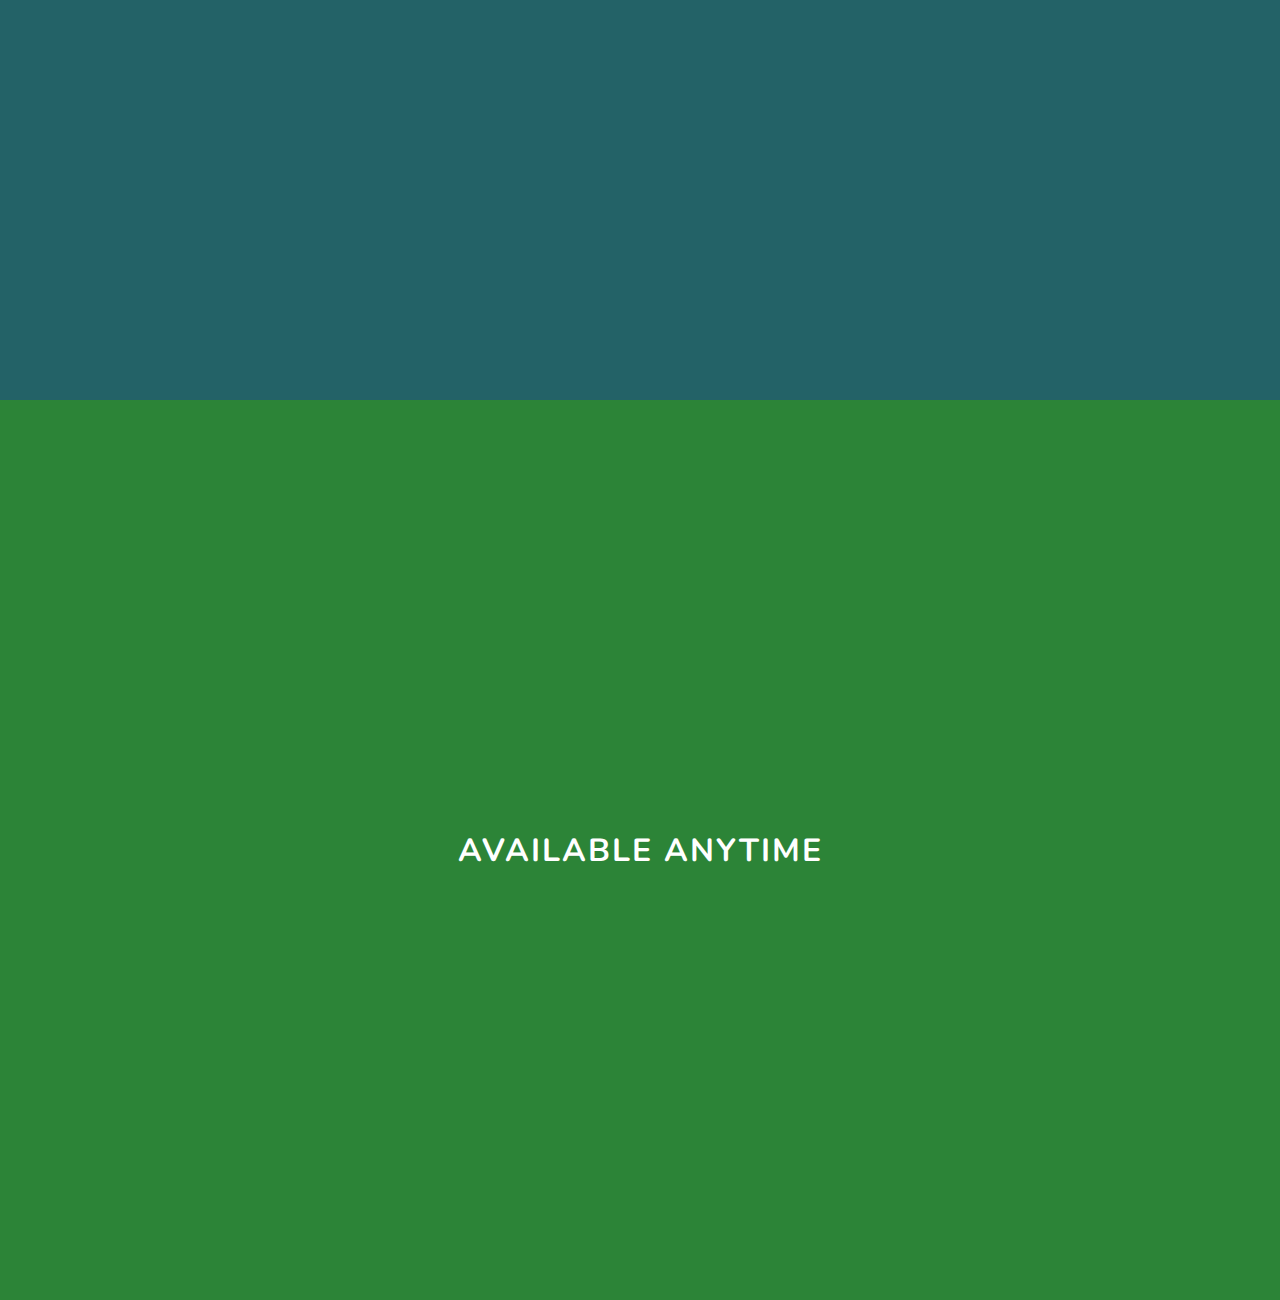
<file: navigation-nation/index.html>
<!DOCTYPE html>
<html lang="en">
<head>
  <meta charset="UTF-8">
  <meta name="viewport" content="width=device-width, initial-scale=1.0">
  <title>Animated Navigation</title>
  <link rel="icon" type="image/png" href="favicon.png">
  <link rel="stylesheet" href="style.css">
</head>
<body>
  <!-- Menu Overlay -->
  <div class="overlay overlay-slide-left" id="overlay">
    <!-- Menu Items -->
    <nav>
      <ul>
        <li id="nav-1" class="slide-out-1"><a href="#">Home</a></li>
        <li id="nav-2" class="slide-out-2"><a href="#about">About</a></li>
        <li id="nav-3" class="slide-out-3"><a href="#skills">Skills</a></li>
        <li id="nav-4" class="slide-out-4"><a href="#projects">Projects</a></li>
        <li id="nav-5" class="slide-out-5"><a href="#contact">Contact</a></li>
      </ul>
    </nav>
  </div>
  <!-- Menu Bars -->
  <div class="menu-bars" id="menu-bars">
    <div class="bar1"></div>
    <div class="bar2"></div>
    <div class="bar3"></div>
  </div>
  <!-- Sections -->
  <section id="home"><a href="https://jacinto.design" target="_blank">Jacinto Design</a></section>
  <section id="about"><h1>Learn More About Me</h1></section>
  <section id="skills"><h1>These Are My Strengths</h1></section>
  <section id="projects"><h1>These Are My Results</h1></section>
  <section id="contact"><h1>Available Anytime</h1></section>
  <!-- Script -->
  <script src="script.js"></script>
</body>
</html>
</file>
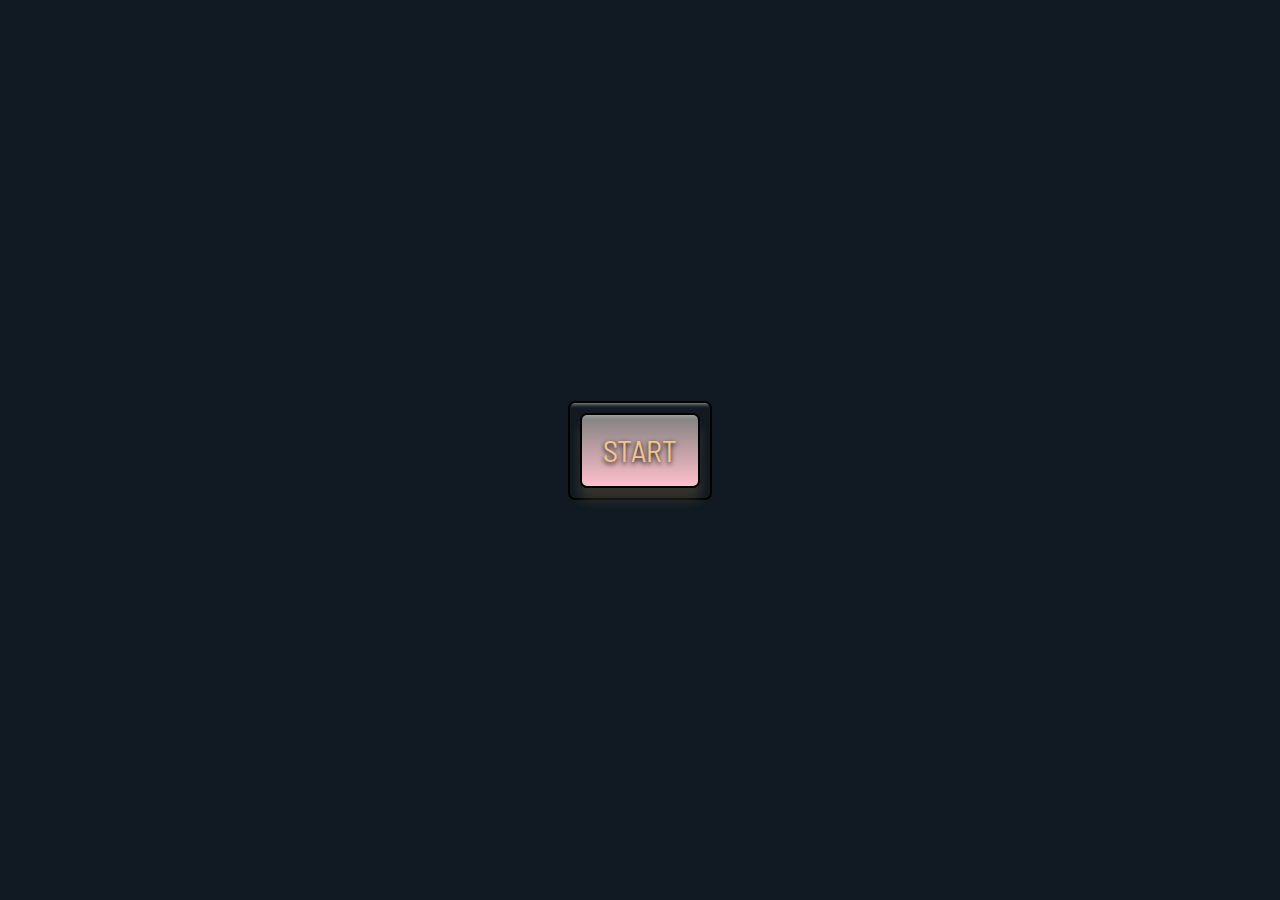
<file: Picture in picture/index.html>
<!DOCTYPE html>
<html lang="en">
<head>
  <meta charset="UTF-8">
  <meta name="viewport" content="width=device-width, initial-scale=1.0">
  <title>Picture in picture</title>
  <link rel="stylesheet" href="style.css">
  <link rel="preconnect" href="https://fonts.googleapis.com">
<link rel="preconnect" href="https://fonts.gstatic.com" crossorigin>
<link href="https://fonts.googleapis.com/css2?family=Barlow+Semi+Condensed:wght@500&family=Kanit&family=Playfair+Display:ital,wght@1,500&family=Poppins:wght@400;500&family=Salsa&display=swap" rel="stylesheet">
</head>
<body>

  <video id="video" controls height="360" width="640" hidden></video>
  <div class="button-container">
    <button id="button">START</button>
  </div>

  <script src="index.js"></script>
</body>
</html>
</file>
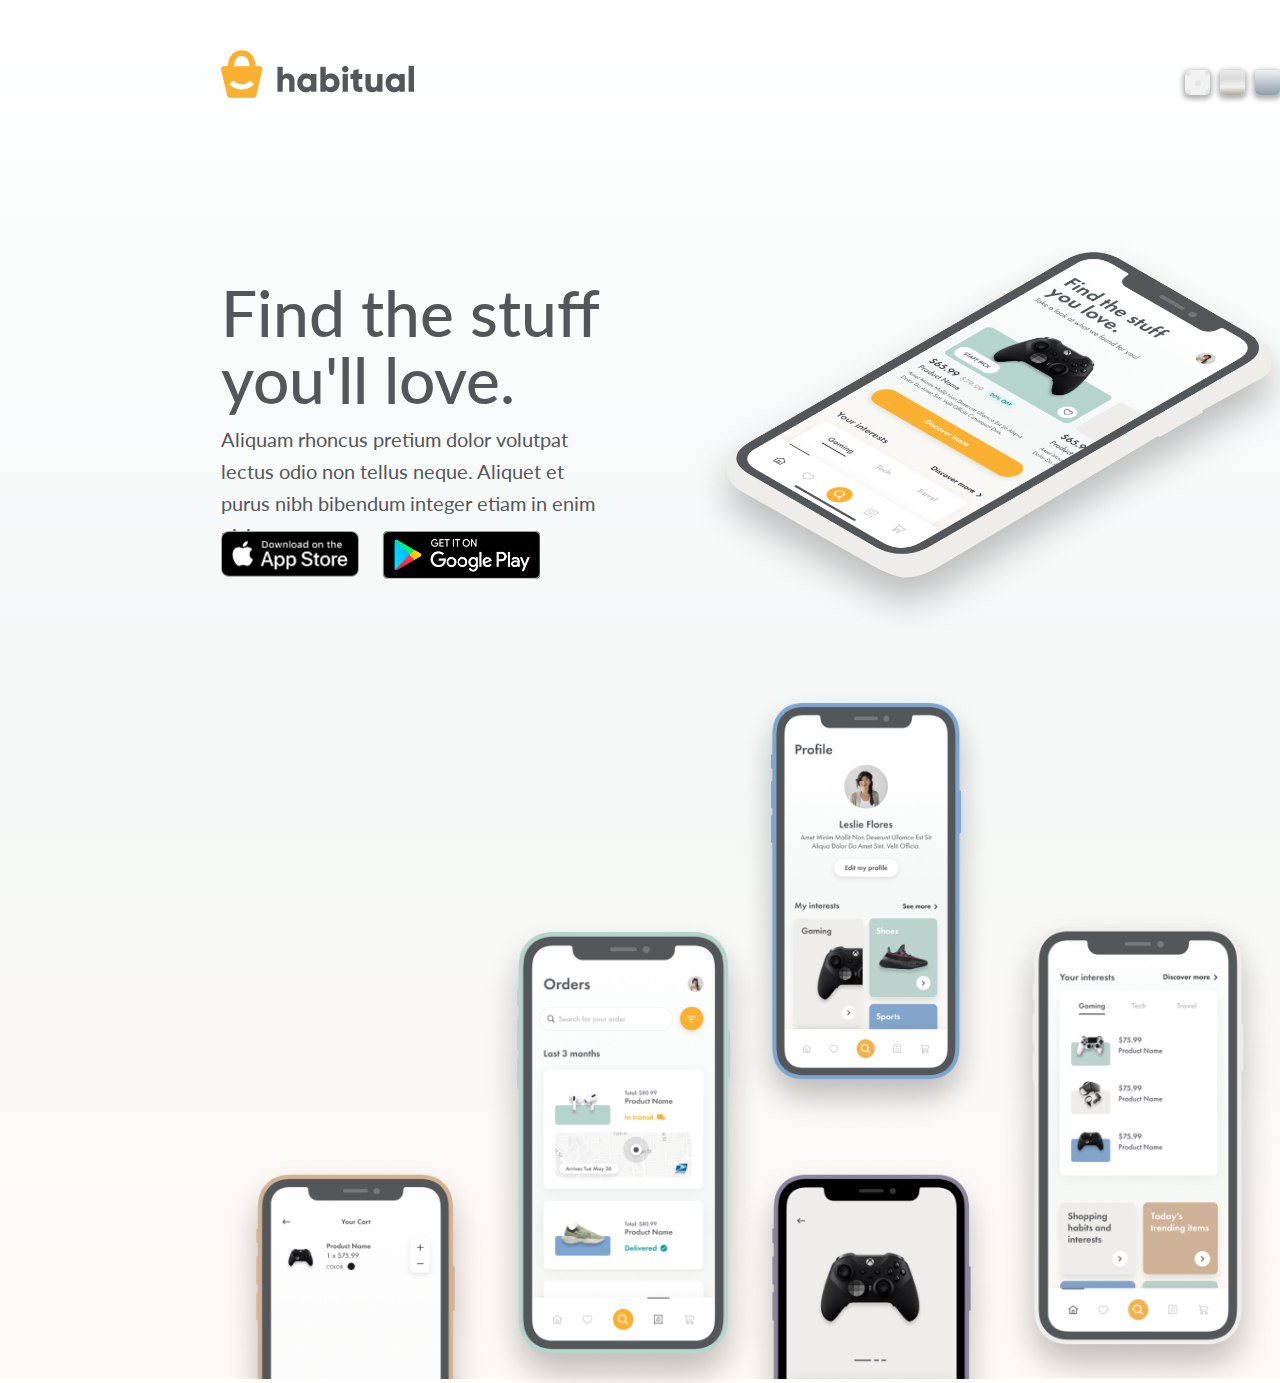
<file: splash-page/index.html>
<!DOCTYPE html>
<html lang="en">
<head>
    <meta charset="UTF-8">
    <meta name="viewport" content="width=device-width, initial-scale=1.0">
    <title>Splash Page</title>
    <link rel="icon" type="image/png" href="favicon.png">
    <link rel="stylesheet" href="style.css">
</head>
<body>
    <div class="wrapper">
        <!-- Brand Logo -->
        <img src="./img/habitual-branding.png" alt="Habitual Logo" class="brand-img">
        <!-- Background Toggle -->
        <div class="background-toggles" title="Change Background">
            <div class="background-1" onclick="changeBackground('1')"></div>
            <div class="background-2" onclick="changeBackground('2')"></div>
            <div class="background-3" onclick="changeBackground('3')"></div>
        </div>
        <!-- Title & Text -->
        <div class="text-container">
            <h1 class="title">Find the stuff you'll love.</h1>
            <p class="text">Aliquam rhoncus pretium dolor volutpat lectus odio non tellus neque. Aliquet et purus nibh bibendum integer etiam in enim nisi.</p>
            <div class="app-store-btn">
                <a href="https://www.apple.com/ca/ios/app-store/" target="_blank">
                    <img src="./img/app-store-button.png" alt="App Store">
                </a>
            </div>
            <div class="google-play-btn">
                <a href="https://play.google.com/store?hl=en" target="_blank">
                    <img src="./img/google-play-button.png" alt="Google Play">
                </a>
            </div>
        </div>
        <!-- Main Image-->
        <div class="main-image-container">
            <img src="./img/main-image.png" alt="Landing Page Mockup">
        </div>
        <!-- Images -->
        <img src="./img/profile.png" alt="Profile Mockup" class="profile-img">
        <img src="./img/orders.png" alt="Orders Mockup" class="orders-img">
        <img src="./img/home.png" alt="Home Mockup" class="home-img">
        <img src="./img/cart.png" alt="Cart Mockup" class="cart-img">
        <img src="./img/product.png" alt="Product Mockup" class="product-img">
    </div>
    <!-- Script -->
    <script src="script.js"></script>
</body>
</html>
</file>
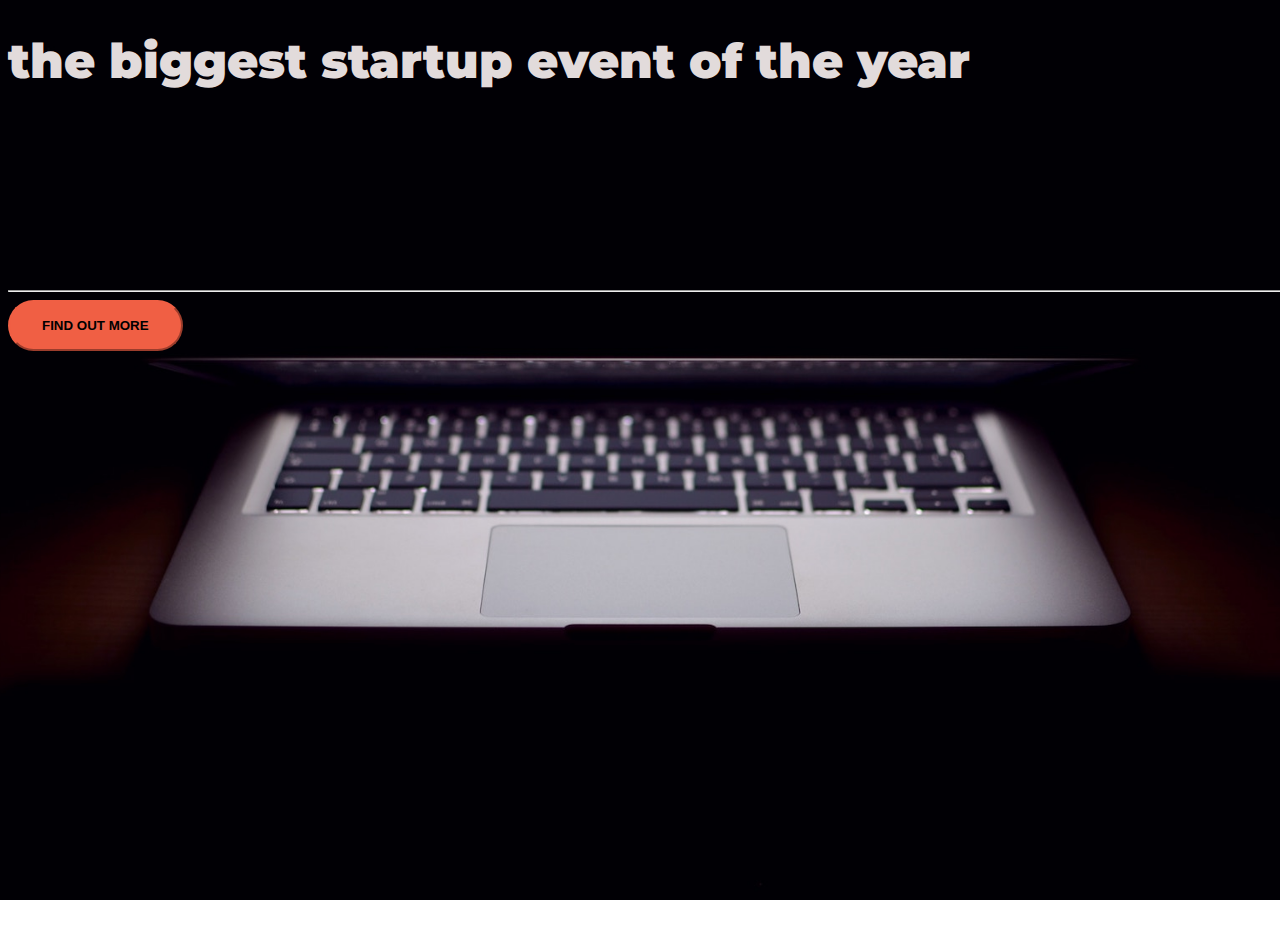
<file: startup-of-the-year-master/index.html>
<!DOCTYPE html>
<html>
  <head>
    <title>Startup</title>
    <!-- Required meta tags -->
    <meta charset="utf-8">
    <meta name="viewport" content="width=device-width, initial-scale=1, shrink-to-fit=no">
    <!-- Google Fonts -->
    <link href="https://fonts.googleapis.com/css?family=Montserrat" rel="stylesheet">

    <!-- Note that the below Bootstrap file is a specific version. If you grab the most
    current from Bootstrap website, you will see the button grow transition being a lot faster
    than in my video.  Use whichever style sheet you like best! -->
    <!-- Bootstrap CSS from a CDN. This way you don't have to include the bootstrap file yourself -->
    <!-- CSS only -->
    <link href="https://cdn.jsdelivr.net/npm/bootstrap@5.3.1/dist/css/bootstrap.min.css" rel="stylesheet" integrity="sha384-4bw+/aepP/YC94hEpVNVgiZdgIC5+VKNBQNGCHeKRQN+PtmoHDEXuppvnDJzQIu9" crossorigin="anonymous">  

    <!-- My own stylesheet -->
    <link href="style.css" rel="stylesheet">
  </head>
  <body>
      <div class="container d-flex align-items-center h-100">
        <div class="row">
          <header class="text-center col-12">
              <h1 class="text-uppercase">
                <strong>the biggest startup event of the year</strong>
              </h1>
              
          </header>
          <div class="buffer col-12"></div>
          <section class="text-center col-12">
            <hr>
            <a href="https://mailchi.mp/0e57673a0148/ztmstudents" ><button  class="btn btn-primary btn-xl">Find Out More</button></a>
          </section>
        </div>
        
      </div>
  </body>
</html>
</file>
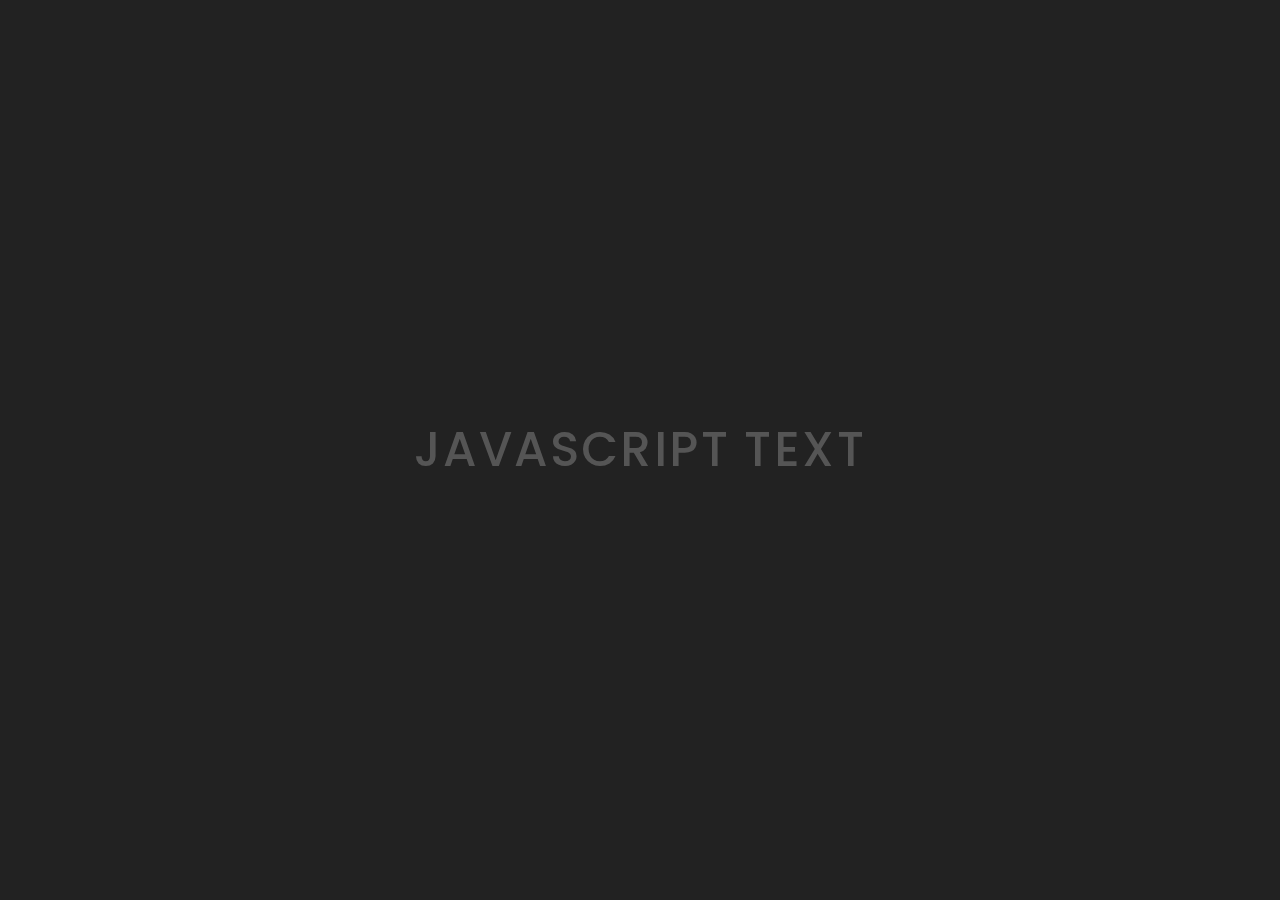
<file: text animation effect with javascript/index.html>
<!DOCTYPE html>
<html lang="en">

<head>
    <meta charset="UTF-8">
    <meta http-equiv="X-UA-Compatible" content="IE=edge">
    <meta name="viewport" content="width=device-width, initial-scale=1.0">
    <title>Text Effect Using JS</title>
    <link rel="stylesheet" href="style.css">
</head>

<body>
    
    <h2 class="text">Javascript Text</h2>

    <script src="script.js"></script>
</body>

</html>
</file>
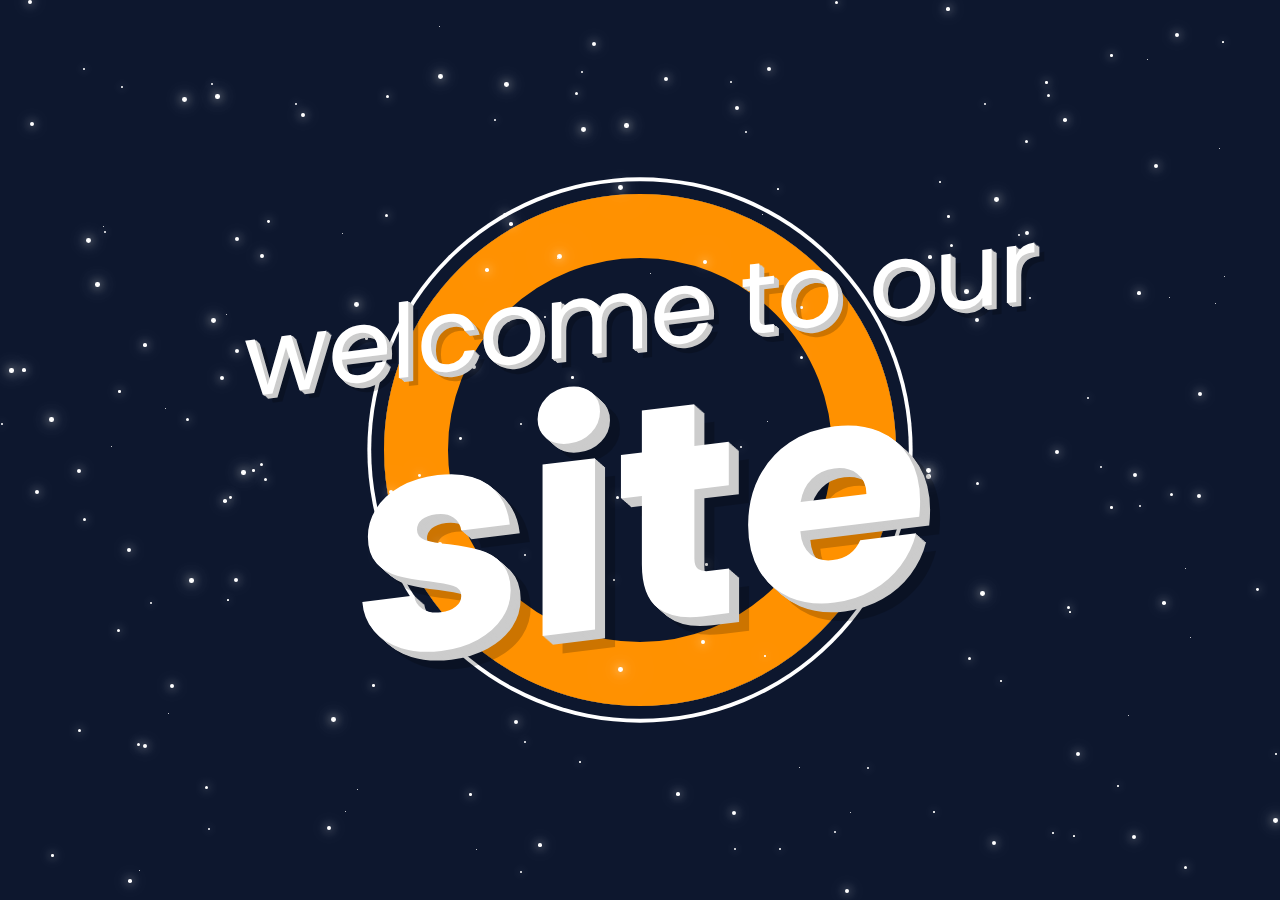
<file: website animated banner using javascript/index.html>
<!doctype html>
<html>
	<head>
		<meta charset="utf-8">
		<title>website animated banner</title>
		<link rel="stylesheet" href="style.css">
	</head>
	<body>
		<section>
      <h2>welcome to our<br><span>site</span></h2>
    </section>

		<script src="main.js"></script>
	</body>
</html>
</file>
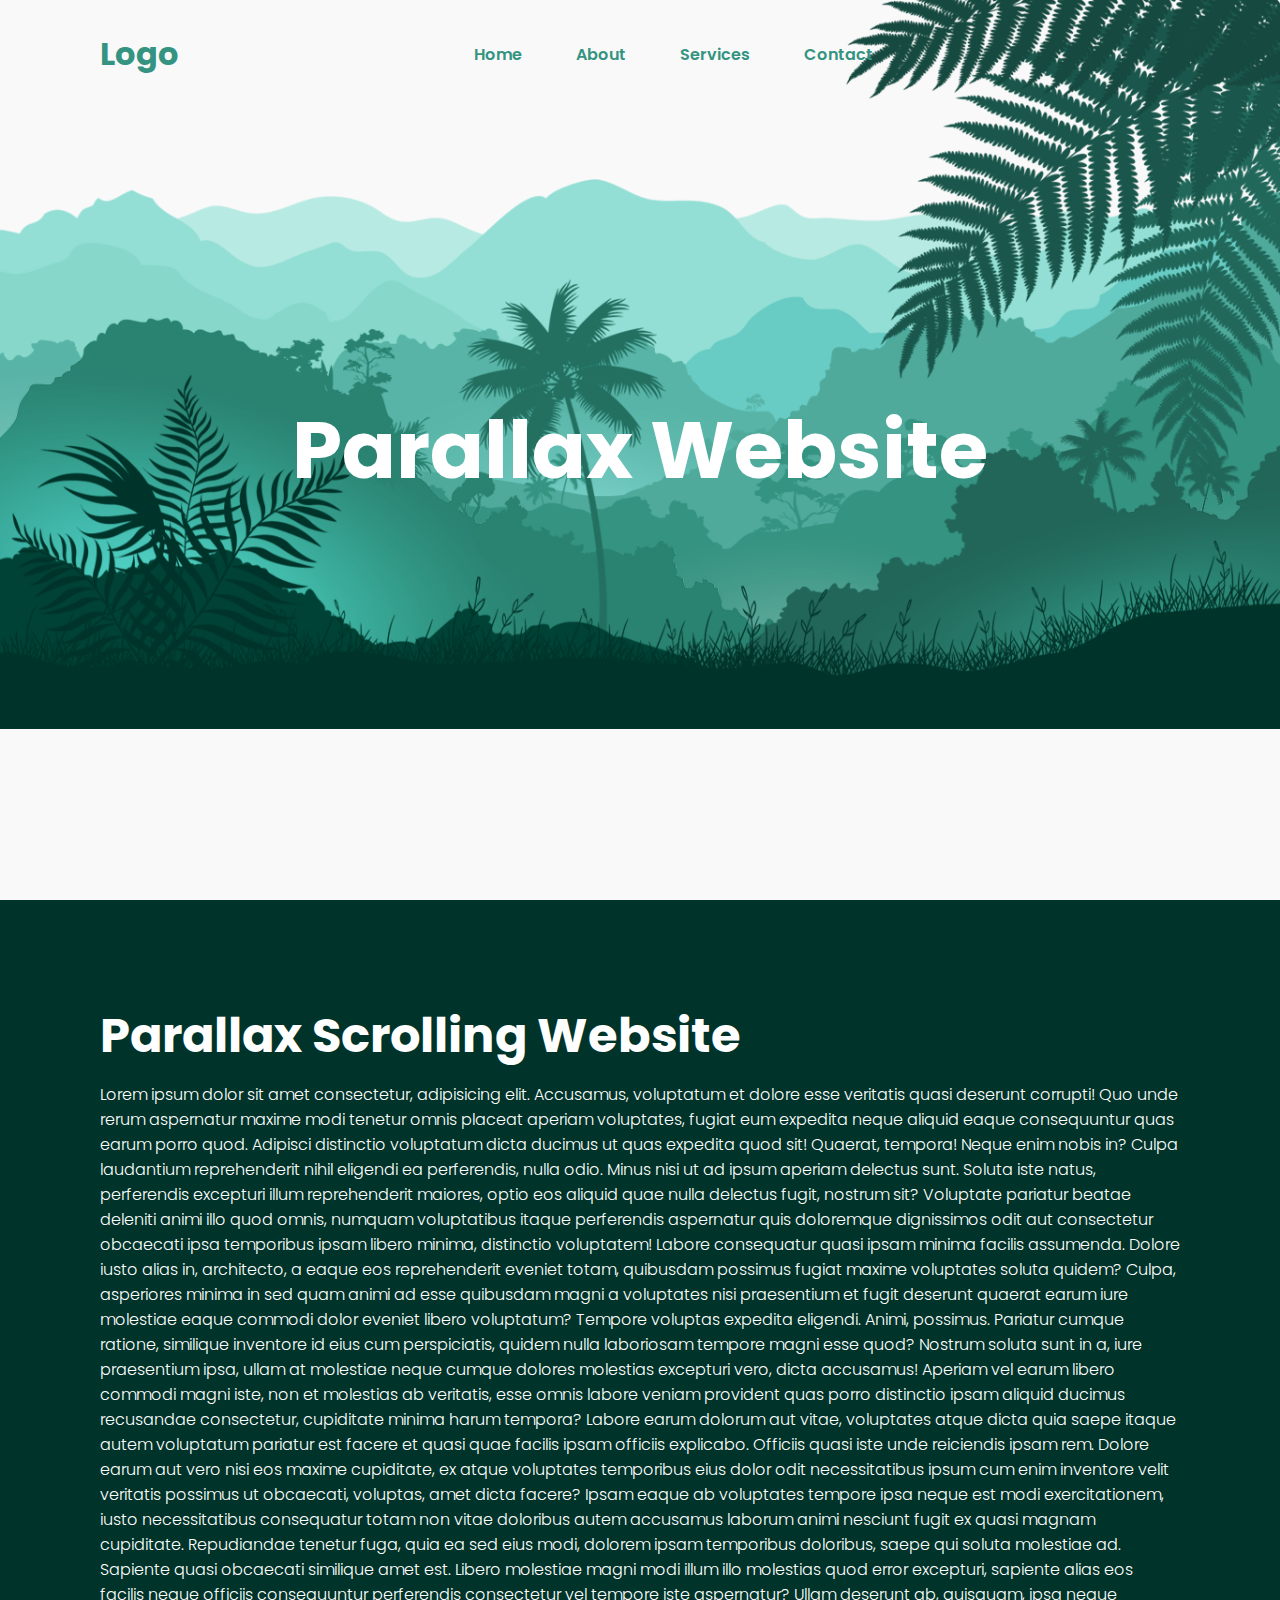
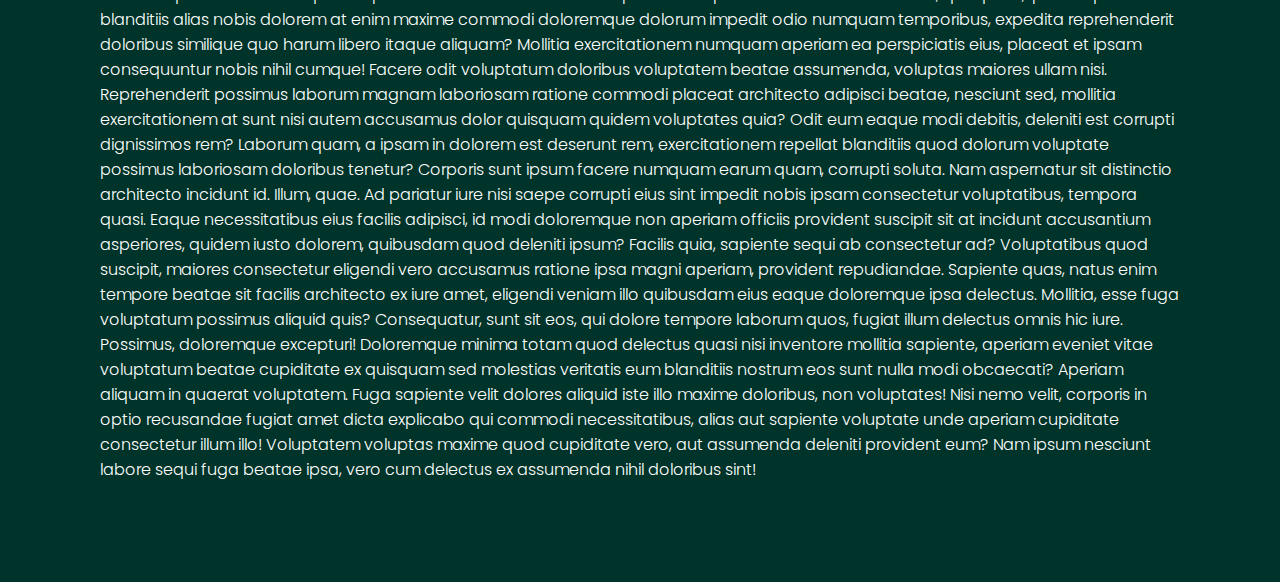
<file: website parallax effect with javascript/index.html>
<!DOCTYPE html>
<html lang="en">

<head>
    <meta charset="UTF-8">
    <meta http-equiv="X-UA-Compatible" content="IE=edge">
    <meta name="viewport" content="width=device-width, initial-scale=1.0">
    <title>Parallax Scrolling Website | ASMR Code</title>
    <link rel="stylesheet" href="style.css">
</head>

<body>
    <header>
        <h2 class="logo">Logo</h2>
        <nav class="navigation">
            <a href="#">Home</a>
            <a href="#">About</a>
            <a href="#">Services</a>
            <a href="#">Contact</a>
        </nav>
    </header>

    <section class="parallax">
        <img src="hill1.png" id="hill1">
        <img src="hill2.png" id="hill2">
        <img src="hill3.png" id="hill3">
        <img src="hill4.png" id="hill4">
        <img src="hill5.png" id="hill5">
        <img src="tree.png" id="tree">
        <img src="leaf.png" id="leaf">
        <img src="plant.png" id="plant">
        <h2 id="text">Parallax Website</h2>
    </section>

    <section class="content">
        <h2>Parallax Scrolling Website</h2>
        <p>Lorem ipsum dolor sit amet consectetur, adipisicing elit. Accusamus, voluptatum et dolore esse veritatis quasi deserunt corrupti! Quo unde rerum aspernatur maxime modi tenetur omnis placeat aperiam voluptates, fugiat eum expedita neque aliquid eaque consequuntur quas earum porro quod. Adipisci distinctio voluptatum dicta ducimus ut quas expedita quod sit! Quaerat, tempora! Neque enim nobis in? Culpa laudantium reprehenderit nihil eligendi ea perferendis, nulla odio. Minus nisi ut ad ipsum aperiam delectus sunt. Soluta iste natus, perferendis excepturi illum reprehenderit maiores, optio eos aliquid quae nulla delectus fugit, nostrum sit? Voluptate pariatur beatae deleniti animi illo quod omnis, numquam voluptatibus itaque perferendis aspernatur quis doloremque dignissimos odit aut consectetur obcaecati ipsa temporibus ipsam libero minima, distinctio voluptatem! Labore consequatur quasi ipsam minima facilis assumenda. Dolore iusto alias in, architecto, a eaque eos reprehenderit eveniet totam, quibusdam possimus fugiat maxime voluptates soluta quidem? Culpa, asperiores minima in sed quam animi ad esse quibusdam magni a voluptates nisi praesentium et fugit deserunt quaerat earum iure molestiae eaque commodi dolor eveniet libero voluptatum? Tempore voluptas expedita eligendi. Animi, possimus. Pariatur cumque ratione, similique inventore id eius cum perspiciatis, quidem nulla laboriosam tempore magni esse quod? Nostrum soluta sunt in a, iure praesentium ipsa, ullam at molestiae neque cumque dolores molestias excepturi vero, dicta accusamus! Aperiam vel earum libero commodi magni iste, non et molestias ab veritatis, esse omnis labore veniam provident quas porro distinctio ipsam aliquid ducimus recusandae consectetur, cupiditate minima harum tempora? Labore earum dolorum aut vitae, voluptates atque dicta quia saepe itaque autem voluptatum pariatur est facere et quasi quae facilis ipsam officiis explicabo. Officiis quasi iste unde reiciendis ipsam rem. Dolore earum aut vero nisi eos maxime cupiditate, ex atque voluptates temporibus eius dolor odit necessitatibus ipsum cum enim inventore velit veritatis possimus ut obcaecati, voluptas, amet dicta facere? Ipsam eaque ab voluptates tempore ipsa neque est modi exercitationem, iusto necessitatibus consequatur totam non vitae doloribus autem accusamus laborum animi nesciunt fugit ex quasi magnam cupiditate. Repudiandae tenetur fuga, quia ea sed eius modi, dolorem ipsam temporibus doloribus, saepe qui soluta molestiae ad. Sapiente quasi obcaecati similique amet est. Libero molestiae magni modi illum illo molestias quod error excepturi, sapiente alias eos facilis neque officiis consequuntur perferendis consectetur vel tempore iste aspernatur? Ullam deserunt ab, quisquam, ipsa neque blanditiis alias nobis dolorem at enim maxime commodi doloremque dolorum impedit odio numquam temporibus, expedita reprehenderit doloribus similique quo harum libero itaque aliquam? Mollitia exercitationem numquam aperiam ea perspiciatis eius, placeat et ipsam consequuntur nobis nihil cumque! Facere odit voluptatum doloribus voluptatem beatae assumenda, voluptas maiores ullam nisi. Reprehenderit possimus laborum magnam laboriosam ratione commodi placeat architecto adipisci beatae, nesciunt sed, mollitia exercitationem at sunt nisi autem accusamus dolor quisquam quidem voluptates quia? Odit eum eaque modi debitis, deleniti est corrupti dignissimos rem? Laborum quam, a ipsam in dolorem est deserunt rem, exercitationem repellat blanditiis quod dolorum voluptate possimus laboriosam doloribus tenetur? Corporis sunt ipsum facere numquam earum quam, corrupti soluta. Nam aspernatur sit distinctio architecto incidunt id. Illum, quae. Ad pariatur iure nisi saepe corrupti eius sint impedit nobis ipsam consectetur voluptatibus, tempora quasi. Eaque necessitatibus eius facilis adipisci, id modi doloremque non aperiam officiis provident suscipit sit at incidunt accusantium asperiores, quidem iusto dolorem, quibusdam quod deleniti ipsum? Facilis quia, sapiente sequi ab consectetur ad? Voluptatibus quod suscipit, maiores consectetur eligendi vero accusamus ratione ipsa magni aperiam, provident repudiandae. Sapiente quas, natus enim tempore beatae sit facilis architecto ex iure amet, eligendi veniam illo quibusdam eius eaque doloremque ipsa delectus. Mollitia, esse fuga voluptatum possimus aliquid quis? Consequatur, sunt sit eos, qui dolore tempore laborum quos, fugiat illum delectus omnis hic iure. Possimus, doloremque excepturi! Doloremque minima totam quod delectus quasi nisi inventore mollitia sapiente, aperiam eveniet vitae voluptatum beatae cupiditate ex quisquam sed molestias veritatis eum blanditiis nostrum eos sunt nulla modi obcaecati? Aperiam aliquam in quaerat voluptatem. Fuga sapiente velit dolores aliquid iste illo maxime doloribus, non voluptates! Nisi nemo velit, corporis in optio recusandae fugiat amet dicta explicabo qui commodi necessitatibus, alias aut sapiente voluptate unde aperiam cupiditate consectetur illum illo! Voluptatem voluptas maxime quod cupiditate vero, aut assumenda deleniti provident eum? Nam ipsum nesciunt labore sequi fuga beatae ipsa, vero cum delectus ex assumenda nihil doloribus sint!</p>
    </section>

    <script src="script.js"></script>
</body>

</html>
</file>
<file: clip path animation effect using javascript/style.css>
@import url('https://fonts.googleapis.com/css2?family=Poppins:wght@300;400;500;600;700;800;900&display=swap');

* {
    margin: 0;
    padding: 0;
    box-sizing: border-box;
    font-family: 'Poppins', sans-serif;
}

body {
    min-height: 200vh;
}

section {
    top: 0;
    left: 0;
    width: 100%;
    height: 100vh;
    background: #333;
    position: fixed;
}

section h2 {
    position: absolute;
    top: 50%;
    transform: translateY(-50%);
    width: 100%;
    text-align: center;
    color: #fff;
    font-size: 18em;
}

.circle1 {
    position: absolute;
    width: 100%;
    height: 100%;
    background: #22e7c0;
    clip-path: circle(150px at 0 0);
}

.circle2 {
    position: absolute;
    width: 100%;
    height: 100%;
    background: #ffb62e;
    clip-path: circle(150px at 100% 100%);
}

.circle1 h2, .circle2 h2 {
    color: transparent;
    -webkit-text-stroke: 5px #333;
}
</file>
<file: colorful text animation hover effect/style.css>
@import url('https://fonts.googleapis.com/css2?family=Poppins:wght@300;400;500;600;700;800;900&display=swap');

* {
    margin: 0;
    padding: 0;
    box-sizing: border-box;
    font-family: 'Poppins', sans-serif;
}

body {
    display: flex;
    justify-content: center;
    align-items: center;
    min-height: 100vh;
    background: #252839;
}

h2 {
    position: relative;
    font-size: 3em;
    letter-spacing: 0.25em;
    text-transform: uppercase;
    font-weight: 500;
    color: #fff2;
}

@keyframes animateText {
    0%, 20% {
        color: #fff2;
    }

    21%, 79% {
        color: #0f0;
    }

    80%, 100% {
        color: #fff2;
    }
}

h2 span {
    position: relative;
    animation: animateText 1s linear infinite;
}
</file>
<file: CSS GRID/style.css>
.zone {
    cursor:pointer;
    display:inline-block;
    text-align: center;
    font-size:10em;
    border-radius:4px;
    border:1px solid #bbb;
    transition: all 0.3s linear;
}

.zone:hover {
    -webkit-box-shadow:rgba(0,0,0,0.8) 0px 5px 15px, inset rgba(0,0,0,0.15) 0px -10px 20px;
    -moz-box-shadow:rgba(0,0,0,0.8) 0px 5px 15px, inset rgba(0,0,0,0.15) 0px -10px 20px;
    -o-box-shadow:rgba(0,0,0,0.8) 0px 5px 15px, inset rgba(0,0,0,0.15) 0px -10px 20px;
    box-shadow:rgba(0,0,0,0.8) 0px 5px 15px, inset rgba(0,0,0,0.15) 0px -10px 20px;
}


/*https://paulund.co.uk/how-to-create-shiny-css-buttons*/
/***********************************************************************
 *  Green Background
 **********************************************************************/
.green{
    background: #56B870; /* Old browsers */
    background: -moz-linear-gradient(top, #56B870 0%, #a5c956 100%); /* FF3.6+ */
    background: -webkit-gradient(linear, left top, left bottom, color-stop(0%,#56B870), color-stop(100%,#a5c956)); /* Chrome,Safari4+ */
    background: -webkit-linear-gradient(top, #56B870 0%,#a5c956 100%); /* Chrome10+,Safari5.1+ */
    background: -o-linear-gradient(top, #56B870 0%,#a5c956 100%); /* Opera 11.10+ */
    background: -ms-linear-gradient(top, #56B870 0%,#a5c956 100%); /* IE10+ */
    background: linear-gradient(top, #56B870 0%,#a5c956 100%); /* W3C */
}

/***********************************************************************
 *  Red Background
 **********************************************************************/
.red{
    background: #C655BE; /* Old browsers */
    background: -moz-linear-gradient(top, #C655BE 0%, #cf0404 100%); /* FF3.6+ */
    background: -webkit-gradient(linear, left top, left bottom, color-stop(0%,#C655BE), color-stop(100%,#cf0404)); /* Chrome,Safari4+ */
    background: -webkit-linear-gradient(top, #C655BE 0%,#cf0404 100%); /* Chrome10+,Safari5.1+ */
    background: -o-linear-gradient(top, #C655BE 0%,#cf0404 100%); /* Opera 11.10+ */
    background: -ms-linear-gradient(top, #C655BE 0%,#cf0404 100%); /* IE10+ */
    background: linear-gradient(top, #C655BE 0%,#cf0404 100%); /* W3C */
}

/***********************************************************************
 *  Yellow Background
 **********************************************************************/
.yellow{
    background: #F3AAAA; /* Old browsers */
    background: -moz-linear-gradient(top, #F3AAAA 0%, #febf04 100%); /* FF3.6+ */
    background: -webkit-gradient(linear, left top, left bottom, color-stop(0%,#F3AAAA), color-stop(100%,#febf04)); /* Chrome,Safari4+ */
    background: -webkit-linear-gradient(top, #F3AAAA 0%,#febf04 100%); /* Chrome10+,Safari5.1+ */
    background: -o-linear-gradient(top, #F3AAAA 0%,#febf04 100%); /* Opera 11.10+ */
    background: -ms-linear-gradient(top, #F3AAAA 0%,#febf04 100%); /* IE10+ */
    background: linear-gradient(top, #F3AAAA 0%,#febf04 100%); /* W3C */
}

/***********************************************************************
 *  Blue Background
 **********************************************************************/
.blue{
    background: #7abcff; /* Old browsers */
    background: -moz-linear-gradient(top, #7abcff 0%, #60abf8 44%, #4096ee 100%); /* FF3.6+ */
    background: -webkit-gradient(linear, left top, left bottom, color-stop(0%,#7abcff), color-stop(44%,#60abf8), color-stop(100%,#4096ee)); /* Chrome,Safari4+ */
    background: -webkit-linear-gradient(top, #7abcff 0%,#60abf8 44%,#4096ee 100%); /* Chrome10+,Safari5.1+ */
    background: -o-linear-gradient(top, #7abcff 0%,#60abf8 44%,#4096ee 100%); /* Opera 11.10+ */
    background: -ms-linear-gradient(top, #7abcff 0%,#60abf8 44%,#4096ee 100%); /* IE10+ */
    background: linear-gradient(top, #7abcff 0%,#60abf8 44%,#4096ee 100%); /* W3C */
}

/***********************************************************************
 *  Purple Background
 **********************************************************************/
.purple {
    background: #A88BEB; /* Old browsers */
    background: -moz-linear-gradient(top, #A88BEB 0%, #F1A7F1 44%, #F8CEEC 100%); /* FF3.6+ */
    background: -webkit-gradient(linear, left top, left bottom, color-stop(0%,#A88BEB), color-stop(44%,#F1A7F1), color-stop(100%,#F8CEEC)); /* Chrome,Safari4+ */
    background: -webkit-linear-gradient(top, #A88BEB 0%,#F1A7F1 44%,#F8CEEC 100%); /* Chrome10+,Safari5.1+ */
    background: -o-linear-gradient(top, #A88BEB 0%,#F1A7F1 44%,#F8CEEC 100%); /* Opera 11.10+ */
    background: -ms-linear-gradient(top, #A88BEB 0%,#F1A7F1 44%,#F8CEEC 100%); /* IE10+ */
    background: linear-gradient(top, #A88BEB 0%,#F1A7F1 44%,#F8CEEC 100%); /* W3C */
}

/***********************************************************************
 *  Brown Background
 **********************************************************************/
.brown {
    background: #f6e6b4; /* Old browsers */
    background: -moz-linear-gradient(top, #f6e6b4 0%, #ed9017 100%); /* FF3.6+ */
    background: -webkit-gradient(linear, left top, left bottom, color-stop(0%,#f6e6b4), color-stop(100%,#ed9017)); /* Chrome,Safari4+ */
    background: -webkit-linear-gradient(top, #f6e6b4 0%,#ed9017 100%); /* Chrome10+,Safari5.1+ */
    background: -o-linear-gradient(top, #f6e6b4 0%,#ed9017 100%); /* Opera 11.10+ */
    background: -ms-linear-gradient(top, #f6e6b4 0%,#ed9017 100%); /* IE10+ */
    background: linear-gradient(top, #f6e6b4 0%,#ed9017 100%); /* W3C */
    filter: progid:DXImageTransform.Microsoft.gradient( startColorstr='#f6e6b4', endColorstr='#ed9017',GradientType=0 ); /* IE6-9 */
}
</file>
<file: expandable card design using javascript/style.css>
@import url('https://fonts.googleapis.com/css2?family=Poppins:wght@300;400;500;600;700;800;900&display=swap');

* {
    margin: 0;
    padding: 0;
    box-sizing: border-box;
    font-family: 'Poppins', sans-serif;
}

body {
    display: flex;
    justify-content: center;
    align-items: center;
    min-height: 100vh;
    background: #0fece1;
}

.card {
    position: relative;
    width: 350px;
    height: 85px;
    background: #192a56;
    border-radius: 20px;
    transition: 0.5s;
    /* reload and go to html */
}

.toggle {
    position: absolute;
    width: 70px;
    height: 60px;
    background: #192a56;
    bottom: -60px;
    left: 50%;
    transform: translateX(-50%);
    border-bottom-left-radius: 35px;
    border-bottom-right-radius: 35px;
    cursor: pointer;
    /* reload and take a look at the example */
}

.toggle:before {
    content: "";
    position: absolute;
    width: 35px;
    height: 35px;
    background: transparent;
    left: -34px;
    border-top-right-radius: 35px;
    box-shadow: 11px -10px 0 10px #192a56;
     /* reload */
} 

.toggle:after {
    content: "";
    position: absolute;
    width: 35px;
    height: 35px;
    background: transparent;
    right: -34px;
    border-top-left-radius: 35px;
    box-shadow: -11px -10px 0 10px #192a56;
    /* reload */
}

.toggle span {
    position: absolute;
    width: 10px;
    height: 10px;
    border-bottom: 3px solid #fff;
    border-right: 3px solid #fff;
    top: 50%;
    left: 50%;
    transform: translate(-50%, -70%) rotate(45deg);
    transition: 0.5s;
    /* reload */
}

.card.active .toggle span {
    transform: translate(-50%, -70%) rotate(225deg);
    /* reload */
}

.card.active {
    height: 420px;
    /* reload and go to html */
}

.content {
    position: absolute;
    inset: 0;
    overflow: hidden;
}

.content .contentBx {
    position: relative;
    padding: 20px;
    text-align: center;
    z-index: 10;
    display: flex;
    justify-content: center;
    align-items: center;
    flex-direction: column;

}

.content .contentBx h2 {
    color: #fff;
    font-weight: 500;
    font-size: 1.25em;
    text-transform: uppercase;
    letter-spacing: 0.05em;
    line-height: 1.1em;
}

.content .contentBx h2 span {
    font-size: 0.75em;
    font-weight: 400;
    text-transform: capitalize;
    /* reload and go to html */
}

.imgBx {
    position: relative;
    width: 250px;
    height: 250px;
    /* background: #fff; */
    /* reload and go to the content Bx div */
    margin-top: 20px;
    box-shadow: -10px 10px 10px rgba(0,0,0, 0.15);
    border: 5px solid #fff;
    /* reload and go to html */
}

.imgBx img {
    position: absolute;
    top: 0;
    left: 0;
    width: 100%;
    height: 100%;
    object-fit: cover;
    /* reload and go to html */
}

.content button {
    position: relative;
    margin-top: 20px;
    padding: 10px 35px;
    border-radius: 25px;
    border: none;
    outline: none;
    cursor: pointer;
    font-size: 1em;
    text-transform: uppercase;
    letter-spacing: 0.1em;
    font-weight: 500;
    color: #333;
    box-shadow: -10px 10px 10px rgba(0,0,0, 0.15);   
}
</file>
<file: light-dark-mode/style.css>
@import url('https://fonts.googleapis.com/css?family=Comfortaa|Kaushan+Script|Oswald&display=swap');

:root {
  --primary-color: rgb(255, 92, 92);
  --primary-variant: #ff2d2d;
  --secondary-color: #1b9999;
  --on-primary: rgb(250, 250, 250);
  --on-background: rgb(66, 66, 66);
  --on-background-alt: rgba(66, 66, 66, 0.7);
  --background: rgb(255, 255, 255);
  --box-shadow: 0 5px 20px 1px rgba(0, 0, 0, 0.5);
}

[data-theme="dark"] {
  --primary-color: rgb(241, 217, 123);
  --primary-variant: #63ffa1;
  --secondary-color: #da6f03;
  --on-primary: #000;
  --on-background: rgba(255, 255, 255, 0.9);
  --on-background-alt: rgba(255, 255, 255, 0.7);
  --background: #121212;
}

html {
  box-sizing: border-box;
  scroll-behavior: smooth;
}

body {
  margin: 0;
  color: var(--on-background);
  font-family: 'Barlow Semi Condensed', sans-serif;
  background-color: var(--background);
  background-image: url("data:image/svg+xml,%3Csvg xmlns='http://www.w3.org/2000/svg' viewBox='0 0 304 304' width='304' height='304'%3E%3Cpath fill='%23f81616' fill-opacity='0.14' d='M44.1 224a5 5 0 1 1 0 2H0v-2h44.1zm160 48a5 5 0 1 1 0 2H82v-2h122.1zm57.8-46a5 5 0 1 1 0-2H304v2h-42.1zm0 16a5 5 0 1 1 0-2H304v2h-42.1zm6.2-114a5 5 0 1 1 0 2h-86.2a5 5 0 1 1 0-2h86.2zm-256-48a5 5 0 1 1 0 2H0v-2h12.1zm185.8 34a5 5 0 1 1 0-2h86.2a5 5 0 1 1 0 2h-86.2zM258 12.1a5 5 0 1 1-2 0V0h2v12.1zm-64 208a5 5 0 1 1-2 0v-54.2a5 5 0 1 1 2 0v54.2zm48-198.2V80h62v2h-64V21.9a5 5 0 1 1 2 0zm16 16V64h46v2h-48V37.9a5 5 0 1 1 2 0zm-128 96V208h16v12.1a5 5 0 1 1-2 0V210h-16v-76.1a5 5 0 1 1 2 0zm-5.9-21.9a5 5 0 1 1 0 2H114v48H85.9a5 5 0 1 1 0-2H112v-48h12.1zm-6.2 130a5 5 0 1 1 0-2H176v-74.1a5 5 0 1 1 2 0V242h-60.1zm-16-64a5 5 0 1 1 0-2H114v48h10.1a5 5 0 1 1 0 2H112v-48h-10.1zM66 284.1a5 5 0 1 1-2 0V274H50v30h-2v-32h18v12.1zM236.1 176a5 5 0 1 1 0 2H226v94h48v32h-2v-30h-48v-98h12.1zm25.8-30a5 5 0 1 1 0-2H274v44.1a5 5 0 1 1-2 0V146h-10.1zm-64 96a5 5 0 1 1 0-2H208v-80h16v-14h-42.1a5 5 0 1 1 0-2H226v18h-16v80h-12.1zm86.2-210a5 5 0 1 1 0 2H272V0h2v32h10.1zM98 101.9V146H53.9a5 5 0 1 1 0-2H96v-42.1a5 5 0 1 1 2 0zM53.9 34a5 5 0 1 1 0-2H80V0h2v34H53.9zm60.1 3.9V66H82v64H69.9a5 5 0 1 1 0-2H80V64h32V37.9a5 5 0 1 1 2 0zM101.9 82a5 5 0 1 1 0-2H128V37.9a5 5 0 1 1 2 0V82h-28.1zm16-64a5 5 0 1 1 0-2H146v44.1a5 5 0 1 1-2 0V18h-26.1zm102.2 270a5 5 0 1 1 0 2H98v14h-2v-16h124.1zM242 149.9V160h16v34h-16v62h48v48h-2v-46h-48v-66h16v-30h-16v-12.1a5 5 0 1 1 2 0zM53.9 18a5 5 0 1 1 0-2H64V2H48V0h18v18H53.9zm112 32a5 5 0 1 1 0-2H192V0h50v2h-48v48h-28.1zm-48-48a5 5 0 0 1-9.8-2h2.07a3 3 0 1 0 5.66 0H178v34h-18V21.9a5 5 0 1 1 2 0V32h14V2h-58.1zm0 96a5 5 0 1 1 0-2H137l32-32h39V21.9a5 5 0 1 1 2 0V66h-40.17l-32 32H117.9zm28.1 90.1a5 5 0 1 1-2 0v-76.51L175.59 80H224V21.9a5 5 0 1 1 2 0V82h-49.59L146 112.41v75.69zm16 32a5 5 0 1 1-2 0v-99.51L184.59 96H300.1a5 5 0 0 1 3.9-3.9v2.07a3 3 0 0 0 0 5.66v2.07a5 5 0 0 1-3.9-3.9H185.41L162 121.41v98.69zm-144-64a5 5 0 1 1-2 0v-3.51l48-48V48h32V0h2v50H66v55.41l-48 48v2.69zM50 53.9v43.51l-48 48V208h26.1a5 5 0 1 1 0 2H0v-65.41l48-48V53.9a5 5 0 1 1 2 0zm-16 16V89.41l-34 34v-2.82l32-32V69.9a5 5 0 1 1 2 0zM12.1 32a5 5 0 1 1 0 2H9.41L0 43.41V40.6L8.59 32h3.51zm265.8 18a5 5 0 1 1 0-2h18.69l7.41-7.41v2.82L297.41 50H277.9zm-16 160a5 5 0 1 1 0-2H288v-71.41l16-16v2.82l-14 14V210h-28.1zm-208 32a5 5 0 1 1 0-2H64v-22.59L40.59 194H21.9a5 5 0 1 1 0-2H41.41L66 216.59V242H53.9zm150.2 14a5 5 0 1 1 0 2H96v-56.6L56.6 162H37.9a5 5 0 1 1 0-2h19.5L98 200.6V256h106.1zm-150.2 2a5 5 0 1 1 0-2H80v-46.59L48.59 178H21.9a5 5 0 1 1 0-2H49.41L82 208.59V258H53.9zM34 39.8v1.61L9.41 66H0v-2h8.59L32 40.59V0h2v39.8zM2 300.1a5 5 0 0 1 3.9 3.9H3.83A3 3 0 0 0 0 302.17V256h18v48h-2v-46H2v42.1zM34 241v63h-2v-62H0v-2h34v1zM17 18H0v-2h16V0h2v18h-1zm273-2h14v2h-16V0h2v16zm-32 273v15h-2v-14h-14v14h-2v-16h18v1zM0 92.1A5.02 5.02 0 0 1 6 97a5 5 0 0 1-6 4.9v-2.07a3 3 0 1 0 0-5.66V92.1zM80 272h2v32h-2v-32zm37.9 32h-2.07a3 3 0 0 0-5.66 0h-2.07a5 5 0 0 1 9.8 0zM5.9 0A5.02 5.02 0 0 1 0 5.9V3.83A3 3 0 0 0 3.83 0H5.9zm294.2 0h2.07A3 3 0 0 0 304 3.83V5.9a5 5 0 0 1-3.9-5.9zm3.9 300.1v2.07a3 3 0 0 0-1.83 1.83h-2.07a5 5 0 0 1 3.9-3.9zM97 100a3 3 0 1 0 0-6 3 3 0 0 0 0 6zm0-16a3 3 0 1 0 0-6 3 3 0 0 0 0 6zm16 16a3 3 0 1 0 0-6 3 3 0 0 0 0 6zm16 16a3 3 0 1 0 0-6 3 3 0 0 0 0 6zm0 16a3 3 0 1 0 0-6 3 3 0 0 0 0 6zm-48 32a3 3 0 1 0 0-6 3 3 0 0 0 0 6zm16 16a3 3 0 1 0 0-6 3 3 0 0 0 0 6zm32 48a3 3 0 1 0 0-6 3 3 0 0 0 0 6zm-16 16a3 3 0 1 0 0-6 3 3 0 0 0 0 6zm32-16a3 3 0 1 0 0-6 3 3 0 0 0 0 6zm0-32a3 3 0 1 0 0-6 3 3 0 0 0 0 6zm16 32a3 3 0 1 0 0-6 3 3 0 0 0 0 6zm32 16a3 3 0 1 0 0-6 3 3 0 0 0 0 6zm0-16a3 3 0 1 0 0-6 3 3 0 0 0 0 6zm-16-64a3 3 0 1 0 0-6 3 3 0 0 0 0 6zm16 0a3 3 0 1 0 0-6 3 3 0 0 0 0 6zm16 96a3 3 0 1 0 0-6 3 3 0 0 0 0 6zm0 16a3 3 0 1 0 0-6 3 3 0 0 0 0 6zm16 16a3 3 0 1 0 0-6 3 3 0 0 0 0 6zm16-144a3 3 0 1 0 0-6 3 3 0 0 0 0 6zm0 32a3 3 0 1 0 0-6 3 3 0 0 0 0 6zm16-32a3 3 0 1 0 0-6 3 3 0 0 0 0 6zm16-16a3 3 0 1 0 0-6 3 3 0 0 0 0 6zm-96 0a3 3 0 1 0 0-6 3 3 0 0 0 0 6zm0 16a3 3 0 1 0 0-6 3 3 0 0 0 0 6zm16-32a3 3 0 1 0 0-6 3 3 0 0 0 0 6zm96 0a3 3 0 1 0 0-6 3 3 0 0 0 0 6zm-16-64a3 3 0 1 0 0-6 3 3 0 0 0 0 6zm16-16a3 3 0 1 0 0-6 3 3 0 0 0 0 6zm-32 0a3 3 0 1 0 0-6 3 3 0 0 0 0 6zm0-16a3 3 0 1 0 0-6 3 3 0 0 0 0 6zm-16 0a3 3 0 1 0 0-6 3 3 0 0 0 0 6zm-16 0a3 3 0 1 0 0-6 3 3 0 0 0 0 6zm-16 0a3 3 0 1 0 0-6 3 3 0 0 0 0 6zM49 36a3 3 0 1 0 0-6 3 3 0 0 0 0 6zm-32 0a3 3 0 1 0 0-6 3 3 0 0 0 0 6zm32 16a3 3 0 1 0 0-6 3 3 0 0 0 0 6zM33 68a3 3 0 1 0 0-6 3 3 0 0 0 0 6zm16-48a3 3 0 1 0 0-6 3 3 0 0 0 0 6zm0 240a3 3 0 1 0 0-6 3 3 0 0 0 0 6zm16 32a3 3 0 1 0 0-6 3 3 0 0 0 0 6zm-16-64a3 3 0 1 0 0-6 3 3 0 0 0 0 6zm0 16a3 3 0 1 0 0-6 3 3 0 0 0 0 6zm-16-32a3 3 0 1 0 0-6 3 3 0 0 0 0 6zm80-176a3 3 0 1 0 0-6 3 3 0 0 0 0 6zm16 0a3 3 0 1 0 0-6 3 3 0 0 0 0 6zm-16-16a3 3 0 1 0 0-6 3 3 0 0 0 0 6zm32 48a3 3 0 1 0 0-6 3 3 0 0 0 0 6zm16-16a3 3 0 1 0 0-6 3 3 0 0 0 0 6zm0-32a3 3 0 1 0 0-6 3 3 0 0 0 0 6zm112 176a3 3 0 1 0 0-6 3 3 0 0 0 0 6zm-16 16a3 3 0 1 0 0-6 3 3 0 0 0 0 6zm0 16a3 3 0 1 0 0-6 3 3 0 0 0 0 6zm0 16a3 3 0 1 0 0-6 3 3 0 0 0 0 6zM17 180a3 3 0 1 0 0-6 3 3 0 0 0 0 6zm0 16a3 3 0 1 0 0-6 3 3 0 0 0 0 6zm0-32a3 3 0 1 0 0-6 3 3 0 0 0 0 6zm16 0a3 3 0 1 0 0-6 3 3 0 0 0 0 6zM17 84a3 3 0 1 0 0-6 3 3 0 0 0 0 6zm32 64a3 3 0 1 0 0-6 3 3 0 0 0 0 6zm16-16a3 3 0 1 0 0-6 3 3 0 0 0 0 6z'%3E%3C/path%3E%3C/svg%3E");
}

section {
  min-height: 100vh;
  display: flex;
  justify-content: center;
  align-items: center;
  flex-direction: column;
}

h1 {
  font-family: 'Barlow Semi Condensed', cursive;
  font-size: 100px;
  margin-bottom: 0;
}

h2 {
  font-size: 40px;
  font-weight: normal;
  color: var(--on-background-alt);
}


nav {
  z-index: 10;
  position: fixed;
  font-family: 'Salsa', cursive;
  font-size: 24px;
  letter-spacing: 3px;
  padding: 25px;
  width: 100vw;
  background: rgb(255 255 255 / 50%);
}

a {
  margin-right: 25px;
  color: var(--primary-color);
  text-decoration: none;
  border-bottom: 3px solid transparent;
  font-weight: bold;
}

a:hover,
a:focus {
  color: var(--on-background);
  border-bottom: 3px solid;
}


.title-group {
  text-align: center;
}


.about-container {
  display: flex;
}

.image-container {
  border: 1px solid var(--secondary-color);
  border-radius: 10px;
  padding: 10px 20px;
  margin-right: 25px;
  width: auto;
  background: var(--background);
  box-shadow: var(--box-shadow);
}

img {
  height: 300px;
  width: 300px;
}


.buttons {
  margin-top: 15px;
  margin-bottom: 50px;
}

button {
  min-width: 100px;
  height: 40px;
  cursor: pointer;
  border-radius: 10px;
  margin-right: 10px;
  border: 2px solid var(--primary-color);
  font-size: 15px;
  outline: none;
}

button:disabled {
  opacity: 0.4;
  cursor: default;
}

button:hover:not(.outline) {
  filter: brightness(110%);
}

.primary {
  background: var(--primary-color);
  color: var(--on-primary);
}

.secondary {
  border: 2px solid var(--secondary-color);
}

.secondary,
.secondary:hover,
.outline.secondary:hover {
  background: var(--secondary-color);
  color: var(--on-primary);
}

.outline {
  background: var(--background);
  color: var(--on-background);
}

.outline:hover {
  background: var(--primary-color);
  color: var(--on-primary);
}

.text-box {
  width: 40%;
  text-align: justify;
  background: rgb(0 0 0 / 50%);
  color: var(--on-primary);
  border-radius: 10px;
  padding: 30px;
}

p {
  margin: 0;
  line-height: 25px;
}


.fab {
  font-size: 100px;
  margin-right: 50px;
  cursor: pointer;
  color: var(--primary-color);
}

.fab:hover {
  color: var(--on-background);
}


.theme-switch-wrapper {
  display: flex;
  align-items: center;
  z-index: 100;
  position: fixed;
  right: 25px;
  top: 30px;
}

.theme-switch-wrapper span {
  margin-right: 10px;
  font-size: 1rem;
}

.toggle-text {
  position: relative;
  top: -4px;
  right: 5px;
  color: var(--on-background);
}

.theme-switch {
  display: inline-block;
  height: 34px;
  position: relative;
  width: 60px;
}

.theme-switch input {
  display: none;
}

.slider {
  background: #ead7d7;
  bottom: 0;
  cursor: pointer;
  left: 0;
  position: absolute;
  right: 0;
  top: 0;
  transition: 0.4s;
}

.slider::before {
  background: #f7dfdf;
  bottom: 4px;
  content: "";
  height: 26px;
  left: 4px;
  position: absolute;
  transition: 0.4s;
  width: 26px;
}

input:checked + .slider {
  background: var(--primary-color);
}

input:checked + .slider::before {
  transform: translateX(26px);
}

.slider.round {
  border-radius: 34px;
}

.slider.round::before {
  border-radius: 50%;
}

.fas {
  font-size: 30px;
  margin-right: 5px;
}
</file>
<file: moving a background image on scroll using javascript/style.css>
@import url('https://fonts.googleapis.com/css2?family=Poppins:wght@300;400;500;600;700;800;900&display=swap');

* {
    margin: 0;
    padding: 0;
    box-sizing: border-box;
    font-family: 'Poppins', sans-serif;
}

.bg {
    position: fixed;
    top: 0;
    left: 0;
    width: 100%;
    height: 100%;
    background: url(bg.png);
    background-repeat: repeat;
    background-size: 700px;
}

.content {
    position: relative;
    width: 1000px;
    margin: 100px auto;
    z-index: 1;
    background: #fff;
    padding: 50px;
    box-shadow: 0 10px 30px rgba(0,0,0,0.1);
}

.content h2 {
    font-size: 2em;
    margin-bottom: 20px;
}

.content p {
    font-size: 1.2em;
    line-height: 1.6em;
}
</file>
<file: navigation-nation/style.css>
@import url("https://fonts.googleapis.com/css?family=Nunito&display=swap");

:root {
  --primaryColor: #fff;
  --navColor1: #21292c;
  --navColor2: #aa3e39;
  --navColor3: #aa6e39;
  --navColor4: #236267;
  --navColor5: #2c8437;
}

html {
  box-sizing: border-box;
}

body {
  margin: 0;
  background: #000;
  font-family: Nunito, sans-serif;
}

/* --- Navigation Menu ------------------------------ */

/* Overlay */
.overlay {
  position: fixed;
  z-index: 9;
  top: 0;
  left: 0;
  width: 100vw;
  height: 100vh;
  background-color: rgba(0, 0, 0, 0.7);
  transform: translateX(-100vw);
}

.overlay-slide-right {
  transition: all 0.4s ease-in-out;
  transform: translateX(0);
}

.overlay-slide-left {
  transition: all 0.8s ease-in-out;
  transform: translateX(-100vw);
}

/* Nav Menu Items */
nav,
nav ul {
  height: 100vh;
  margin: 0;
  padding: 0;
}

nav ul {
  display: flex;
  flex-direction: column;
  justify-content: stretch;
  list-style: none;
}

nav ul li {
  height: 20%;
  overflow: hidden;
}

nav li a {
  position: relative;
  top: 45%;
  color: #fff;
  text-transform: uppercase;
  letter-spacing: 4px;
  text-decoration: none;
  display: block;
  text-align: center;
}

nav li a:hover {
  transform: scale(1.2);
}

nav li a::before {
  content: "";
  width: 25vw;
  height: 3px;
  background-color: #fff;
  position: absolute;
  top: 47.5%;
  left: 0;
  opacity: 0;
}

nav li a:hover::before {
  opacity: 1;
}

nav li:nth-of-type(1) {
  background-color: var(--navColor1);
}

nav li:nth-of-type(2) {
  background-color: var(--navColor2);
}

nav li:nth-of-type(3) {
  background-color: var(--navColor3);
}

nav li:nth-of-type(4) {
  background-color: var(--navColor4);
}

nav li:nth-of-type(5) {
  background-color: var(--navColor5);
}

/* Slide in animation with delay for each */
.slide-in-1 {
  animation: slide-in 0.4s linear 0.2s both;
}

.slide-in-2 {
  animation: slide-in 0.4s linear 0.4s both;
}

.slide-in-3 {
  animation: slide-in 0.4s linear 0.6s both;
}

.slide-in-4 {
  animation: slide-in 0.4s linear 0.8s both;
}

.slide-in-5 {
  animation: slide-in 0.4s linear 1s both;
}

@keyframes slide-in {
  from {
    transform: translateX(-100%);
  }

  to {
    transform: translateX(0);
  }
}

/* Slide out animation with delay for each */
.slide-out-1 {
  animation: slide-out 0.3s linear 0.5s both;
}

.slide-out-2 {
  animation: slide-out 0.3s linear 0.4s both;
}

.slide-out-3 {
  animation: slide-out 0.3s linear 0.3s both;
}

.slide-out-4 {
  animation: slide-out 0.3s linear 0.2s both;
}

.slide-out-5 {
  animation: slide-out 0.3s linear 0.1s both;
}

@keyframes slide-out {
  from {
    transform: translateX(0);
  }

  to {
    transform: translateX(-100%);
  }
}

/* --- Menu Bars ------------------------------------ */

.menu-bars {
  position: fixed;
  top: 1rem;
  right: 2rem;
  z-index: 10;
  display: inline;
  cursor: pointer;
}

.bar1,
.bar2,
.bar3 {
  width: 35px;
  height: 2px;
  background-color: #fff;
  margin: 8px 0;
  transition: 0.4s;
}

/* Rotate first bar */
.change .bar1 {
  transform: rotate(-45deg) translate(-7px, 8px);
}

/* Fade out the second bar */
.change .bar2 {
  opacity: 0;
}

/* Rotate last bar */
.change .bar3 {
  transform: rotate(45deg) translate(-6px, -8px);
}

/* --- Sections ------------------------------------ */

section {
  width: 100%;
  height: 100vh;
  position: relative;
  display: flex;
  justify-content: center;
  align-items: center;
  text-transform: uppercase;
  letter-spacing: 2px;
  color: var(--primaryColor);
}

section#home {
  background-image: url("https://images.unsplash.com/photo-1581453904507-626ddb717f14?ixlib=rb-1.2.1&ixid=eyJhcHBfaWQiOjEyMDd9&auto=format&fit=crop&w=2089&q=80");
  background-size: cover;
  background-position: center center;
}

section#home a {
  position: absolute;
  z-index: 2;
  top: 1.5rem;
  left: 1.5rem;
  text-decoration: none;
  font-size: 0.8rem;
  padding-bottom: 5px;
  color: var(--primaryColor);
  border-bottom: 1px solid var(--primaryColor);
}

section#about {
  background-color: var(--navColor2);
}

section#skills {
  background-color: var(--navColor3);
}

section#projects {
  background-color: var(--navColor4);
}

section#contact {
  background-color: var(--navColor5);
}

/* Media Query: Large Smartphone (Vertical) */
@media (max-width: 600px) {
  section#home a {
    top: 1rem;
    left: 1rem;
  }

  .menu-bars {
    top: 0.5rem;
    right: 1rem;
  }
}
</file>
<file: Picture in picture/style.css>
html {
  box-sizing: border-box;
}
body{
margin: 0;
height: 100vh;
display: flex;
justify-content: center;
align-items: center;
background-color: rgb(17, 26, 34);
}
.button-container{
  border: 2px solid black;
  padding: 10px;
  border-radius: 7px;
  box-shadow: inset 0 20px 4px -19px rgba(255, 255, 255, 0.6);
}

button{
  cursor: pointer;
  outline: none;
  width: 120px;
  height: 75px;
  font-family: 'Barlow Semi Condensed', sans-serif;
  font-size: 30px;
  color: rgb(242, 198, 136);
  text-shadow: 0 2px 5px black;
  background: linear-gradient(to top, pink ,gray);
  border: 2px solid black;
  border-radius: 7px;
  box-shadow:  inset 0 20px 4px -19px rgba(255, 255, 255, 0.4) , 0 12px 12px 0 rgba(134, 112, 68, 0.3);
}
button:hover{
  background: linear-gradient(to bottom, pink ,gray);
}
button:active{
  transform: translateY(4px);
  box-shadow: 0 6px 6px 0 rgba(251, 251, 228, 0.4);
}
</file>
<file: splash-page/style.css>
@import url('https://fonts.googleapis.com/css2?family=Lato&display=swap');

html {
  box-sizing: border-box;
}

body {
  margin: 0;
  overflow-x: hidden;
  font-family: Lato, sans-serif;
  color: #54575A;
  background: linear-gradient(to bottom, #FFFFFF 0%, #F3F8F7 49.91%, #FFF9F5 94.19%);
}

.wrapper {
  position: relative;
  width: 1440px;
  height: 1379px;
  margin: auto;
}

.brand-img {
  position: absolute;
  width: 193px;
  height: 47.64px;
  left: 221px;
  top: 50.25px;
}

.title {
  position: absolute;
  width: 458px;
  height: 135px;
  left: 221px;
  top: 236px;
  font-style: normal;
  font-weight: 500;
  font-size: 64px;
  line-height: 67px;
}

.text {
  position: absolute;
  width: 394px;
  height: 96px;
  left: 221px;
  top: 403px;
  font-style: normal;
  font-weight: normal;
  font-size: 20px;
  line-height: 32px;
}

.app-store-btn {
  position: absolute;
  width: 138.44px;
  height: 46.28px;
  left: 221px;
  top: 531px;
}

.app-store-btn img {
  width: 138.44px;
  height: 46.28px;
}

.google-play-btn {
  position: absolute;
  width: 158.19px;
  height: 48.28px;
  left: 381.81px;
  top: 531px;
}

.google-play-btn img {
  width: 158.19px;
  height: 48.28px;
}

.main-image-container {
  position: absolute;
  width: 535.72px;
  height: 309.27px;
  left: 683.28px;
  top: 229.73px;
}

.main-image-container img {
  height: 411.15px;
}

.profile-img {
  position: absolute;
  height: 444px;
  left: 737px;
  right: 479px;
  top: 686px;
}

.orders-img {
  position: absolute;
  height: 470px; /* Had to change to show full box shadow */
  left: 479px;
  right: 737px;
  top: 913px;
}

.home-img {
  position: absolute;
  height: 470px; /* Had to change to show full box shadow */
  left: 995px;
  right: 221px;
  top: 908px;
}

.cart-img {
  position: absolute;
  height: 222px; /* Had to cut in half */
  left: 221px;
  right: 995px;
  top: 1157px;
}

.product-img {
  position: absolute;
  height: 222px; /* Had to cut in half */
  left: 737px;
  right: 479px;
  top: 1157px;
}

/* Background Toggles */
.background-toggles {
  position: absolute;
  right: 150px;
  top: 70px;
  display: flex;
}

.background-toggles > div {
  height: 25px;
  width: 25px;
  border-radius: 5px;
  margin-right: 10px;
  box-shadow: 0 2px 5px 2px rgba(0, 0, 0, 0.3);
  cursor: pointer;
}

/* Background Colors */
.background-1 {
  background-color: #f2f2f2;
  background-image: url("data:image/svg+xml,%3Csvg width='20' height='20' viewBox='0 0 20 20' xmlns='http://www.w3.org/2000/svg'%3E%3Cg fill='%23cacaca' fill-opacity='0.3' fill-rule='evenodd'%3E%3Ccircle cx='3' cy='3' r='3'/%3E%3Ccircle cx='13' cy='13' r='3'/%3E%3C/g%3E%3C/svg%3E");
}

.background-2 {
  /* Zinc */
  background: #ADA996;  /* fallback for old browsers */
  background: -webkit-linear-gradient(to bottom, #EAEAEA, #DBDBDB, #F2F2F2, #ADA996);  /* Chrome 10-25, Safari 5.1-6 */
  background: linear-gradient(to bottom, #EAEAEA, #DBDBDB, #F2F2F2, #ADA996); /* W3C, IE 10+/ Edge, Firefox 16+, Chrome 26+, Opera 12+, Safari 7+ */  
}

.background-3 {
  /* Portrait */
  background: #8e9eab;  /* fallback for old browsers */
  background: -webkit-linear-gradient(to bottom, #eef2f3, #8e9eab);  /* Chrome 10-25, Safari 5.1-6 */
  background: linear-gradient(to bottom, #eef2f3, #8e9eab); /* W3C, IE 10+/ Edge, Firefox 16+, Chrome 26+, Opera 12+, Safari 7+ */  
}
</file>
<file: startup-of-the-year-master/style.css>
html,
body {
  background: url(headerimage.jpg) no-repeat center center fixed; 
  background-size: cover;
  height: 100%;
  width: 100%;
  font-family: 'Montserrat', sans-serif;

}

hr {
  hr {
    margin: 20px auto;
    color: #F05F44;
    border: 3px solid #F05F44;
    max-width: 65px;
    opacity: 1;  
}

}

h1 {
  font-size: 3rem; 
  color: #e2dbdb;
}

.buffer {
  height: 10rem;
}

.btn {
  font-weight: 700;
  text-transform: uppercase;
  border-radius: 300px;
}

.btn-primary {
  background-color: #F05F44;
  border-color: #F05F44;
  --bs-btn-hover-bg: #ee4b08;
  --bs-btn-hover-border-color: #ee4b08; 
}

.btn-primary:hover {
  background-color: #ee4b08;
  border-color: #ee4b08;
  border-width: 4px;
  cursor: pointer;
}

.btn-xl {
  padding: 1rem 2rem; 
}
</file>
<file: text animation effect with javascript/style.css>
@import url('https://fonts.googleapis.com/css2?family=Poppins:wght@300;400;500;600;700;800;900&display=swap');

* {
    margin: 0;
    padding: 0;
    box-sizing: border-box;
    font-family: 'Poppins', sans-serif;
}

body {
    display: flex;
    justify-content: center;
    align-items: center;
    min-height: 100vh;
    background: #222;
}

h2 {
    position: relative;
    font-size: 3em;
    letter-spacing: 0.05em;
    cursor: default;
    text-transform: uppercase;
    font-weight: 500;
}

h2 span {
    color: #555;
    transition: 0.25s;
}

h2:hover span {
    color: #00ff2a;
    text-shadow: 0 0 5px #0f0, 0 0 15px #0f0, 0 0 30px #0f0;
}
</file>
<file: website animated banner using javascript/style.css>
@import url('https://fonts.googleapis.com/css?family=Poppins:200,300,400,500,600,700,800,900&display=swap');
*
{
	margin: 0;
	padding: 0;
	box-sizing: border-box;
	font-family: 'Poppins', sans-serif;
}

body
{
	overflow: hidden;
}

section {
	display: flex;
	justify-content: center;
	align-items: center;
	height: 100vh;
	background: #0d172e;
}

section:before {
	content: "";
	position: absolute;
	width: 30vw;
	height: 30vw;
	border: 5vw solid #ff9100;
	border-radius: 50%;
	box-shadow: 0 0 0 1vw #0d172e, 0 0 0 1.3vw #fff;
}

h2 {
	position: absolute;
	font-size: 8vw;
	color: #fff;
	font-weight: 400;
	text-align: center;
	line-height: 2em;
	z-index: 5;
	transform: skewY(-7deg);
	text-shadow: 1px 1px 0 #ccc,
	2px 2px 0 #ccc,
	3px 3px 0 #ccc,
	4px 4px 0 #ccc,
	5px 5px 0 #ccc,
	10px 10px 0px rgba(0,0,0,.2);
	animation: floating 5s ease-in-out infinite;
}

h2 span {
	font-weight: 700;
	font-size: 3em;
	text-shadow: 1px 1px 0 #ccc,
	2px 2px 0 #ccc,
	3px 3px 0 #ccc,
	4px 4px 0 #ccc,
	5px 5px 0 #ccc,
	6px 6px 0 #ccc,
	7px 7px 0 #ccc,
	8px 8px 0 #ccc,
	9px 9px 0 #ccc,
	10px 10px 0 #ccc,
	20px 20px 0px rgba(0,0,0,.2);
}

@keyframes floating {
	0%, 100% {
		transform: skewY(-7deg) translateY(-20px);
	}

	50% {
		transform: skewY(-7deg) translateY(20px);
	}
}

section i {
	position: absolute;
	background: #fff;
	border-radius: 50%;
	box-shadow: 0 0 10px #fff,
	0 0 20px #fff,
	0 0 40px #fff,
	0 0 80px #fff;
	animation: stars linear infinite;
}

@keyframes stars {
	0% {
		opacity: 0;
	}
	10% {
		opacity: 1;
	}
	90% {
		opacity: 1;
	}
	100% {
		opacity: 0;
	}
}
</file>
<file: website parallax effect with javascript/style.css>
@import url('https://fonts.googleapis.com/css2?family=Poppins:wght@300;400;500;600;700;800;900&display=swap');

* {
    margin: 0;
    padding: 0;
    box-sizing: border-box;
    font-family: 'Poppins', sans-serif;
}

body {
    background: #f9f9f9;
    min-height: 100vh;
}

header {
    position: absolute;
    top: 0;
    left: 0;
    width: 100%;
    padding: 30px 100px;
    display: flex;
    justify-content: flex-start;
    align-items: center;
    z-index: 100;
}

.logo {
    font-size: 2em;
    color: #359381;
    margin-right: 270px;
}

.navigation a {
    text-decoration: none;
    color: #359381;
    padding: 6px 15px;
    border-radius: 20px;
    margin: 0 10px;
    font-weight: 600;
    transition: 0.5s;
}

a:hover {
    background: #359381;
    color: #fff;
}

.parallax {
    position: relative;
    display: flex;
    justify-content: center;
    align-items: center;
    height: 100vh;
    overflow: hidden;
}

.parallax img {
    position: absolute;
    top: 0;
    left: 0;
    width: 100%;
    pointer-events: none;
}

#text {
    position: absolute;
    font-size: 5em;
    color: #fff;
    text-shadow: 2px 2px 2px 4px rgba(0,0,0,0.2);
}

.content {
    position: relative;
    background: #003329;
    padding: 100px;
}

.content h2 {
    font-size: 3em;
    color: #fff;
    margin-bottom: 10px;
}

.content p {
    font-size: 1em;
    color: #fff;
    font-weight: 300;
}
</file>
